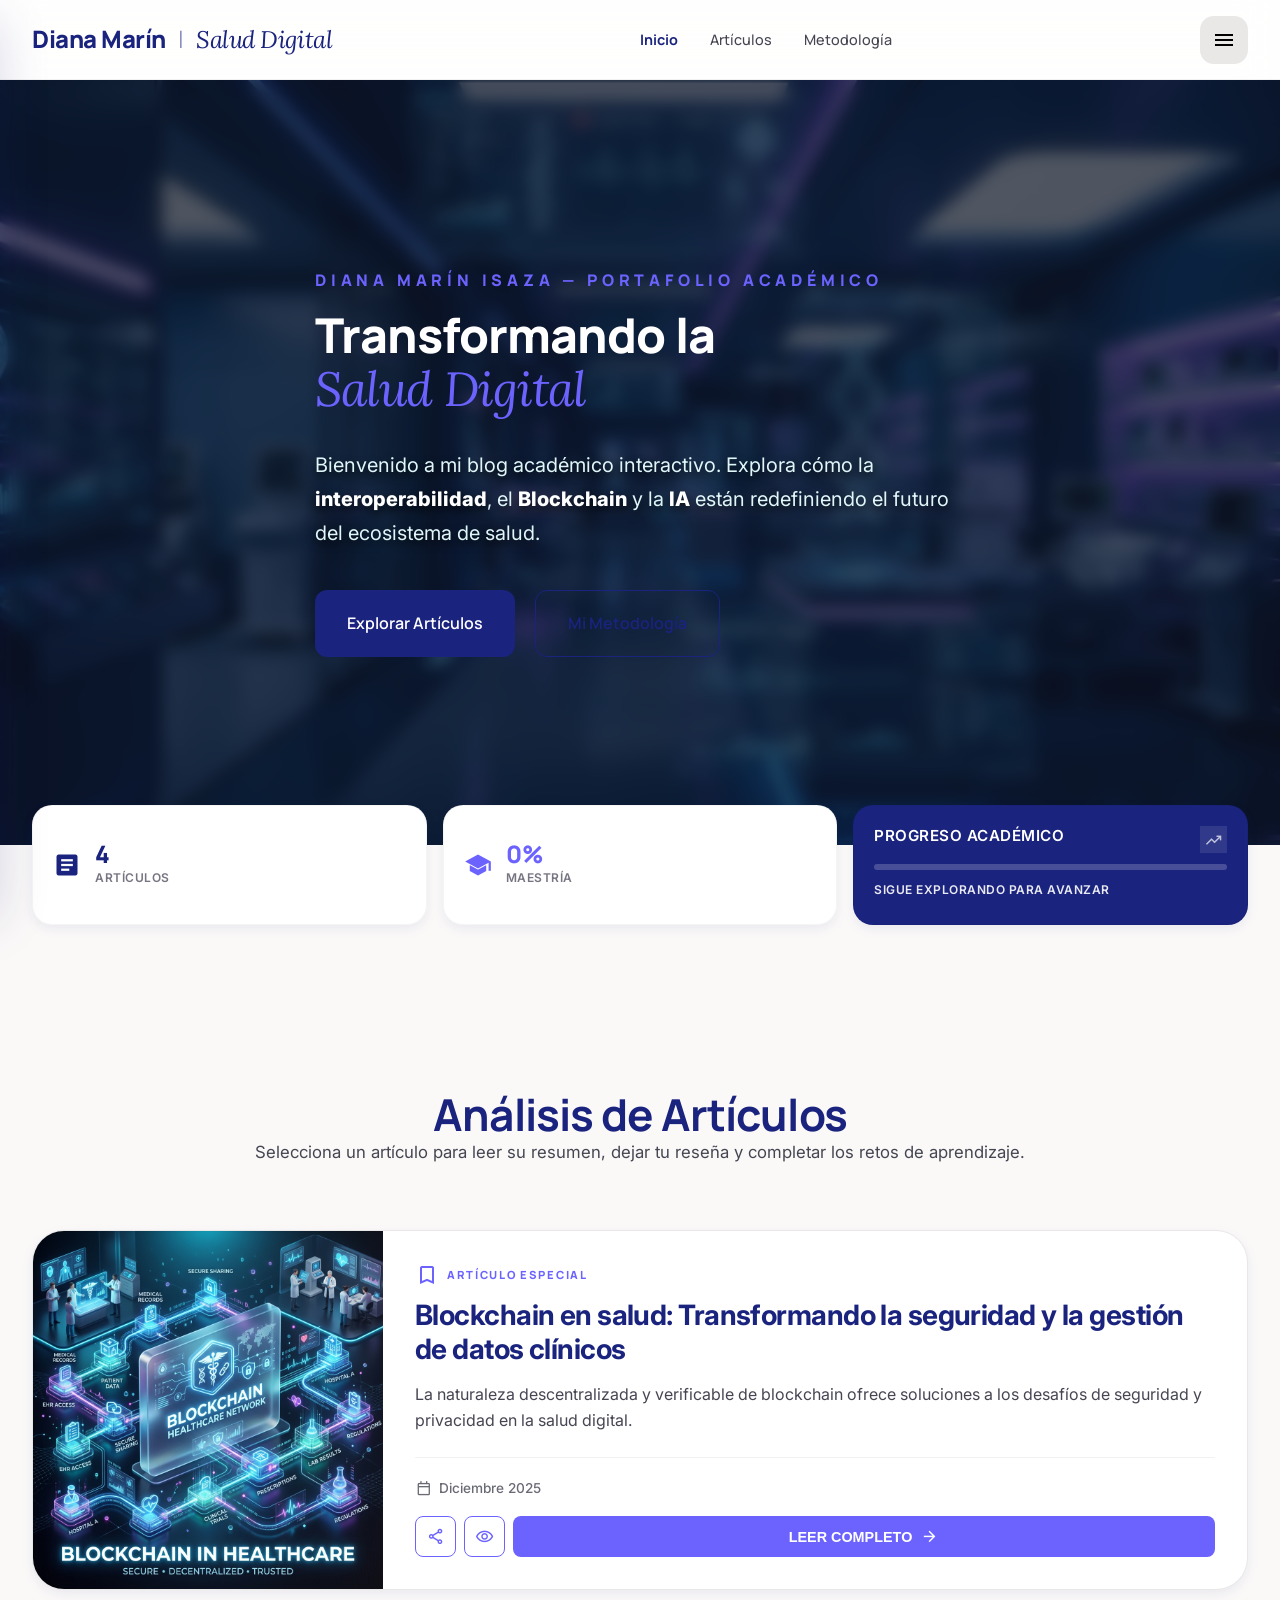
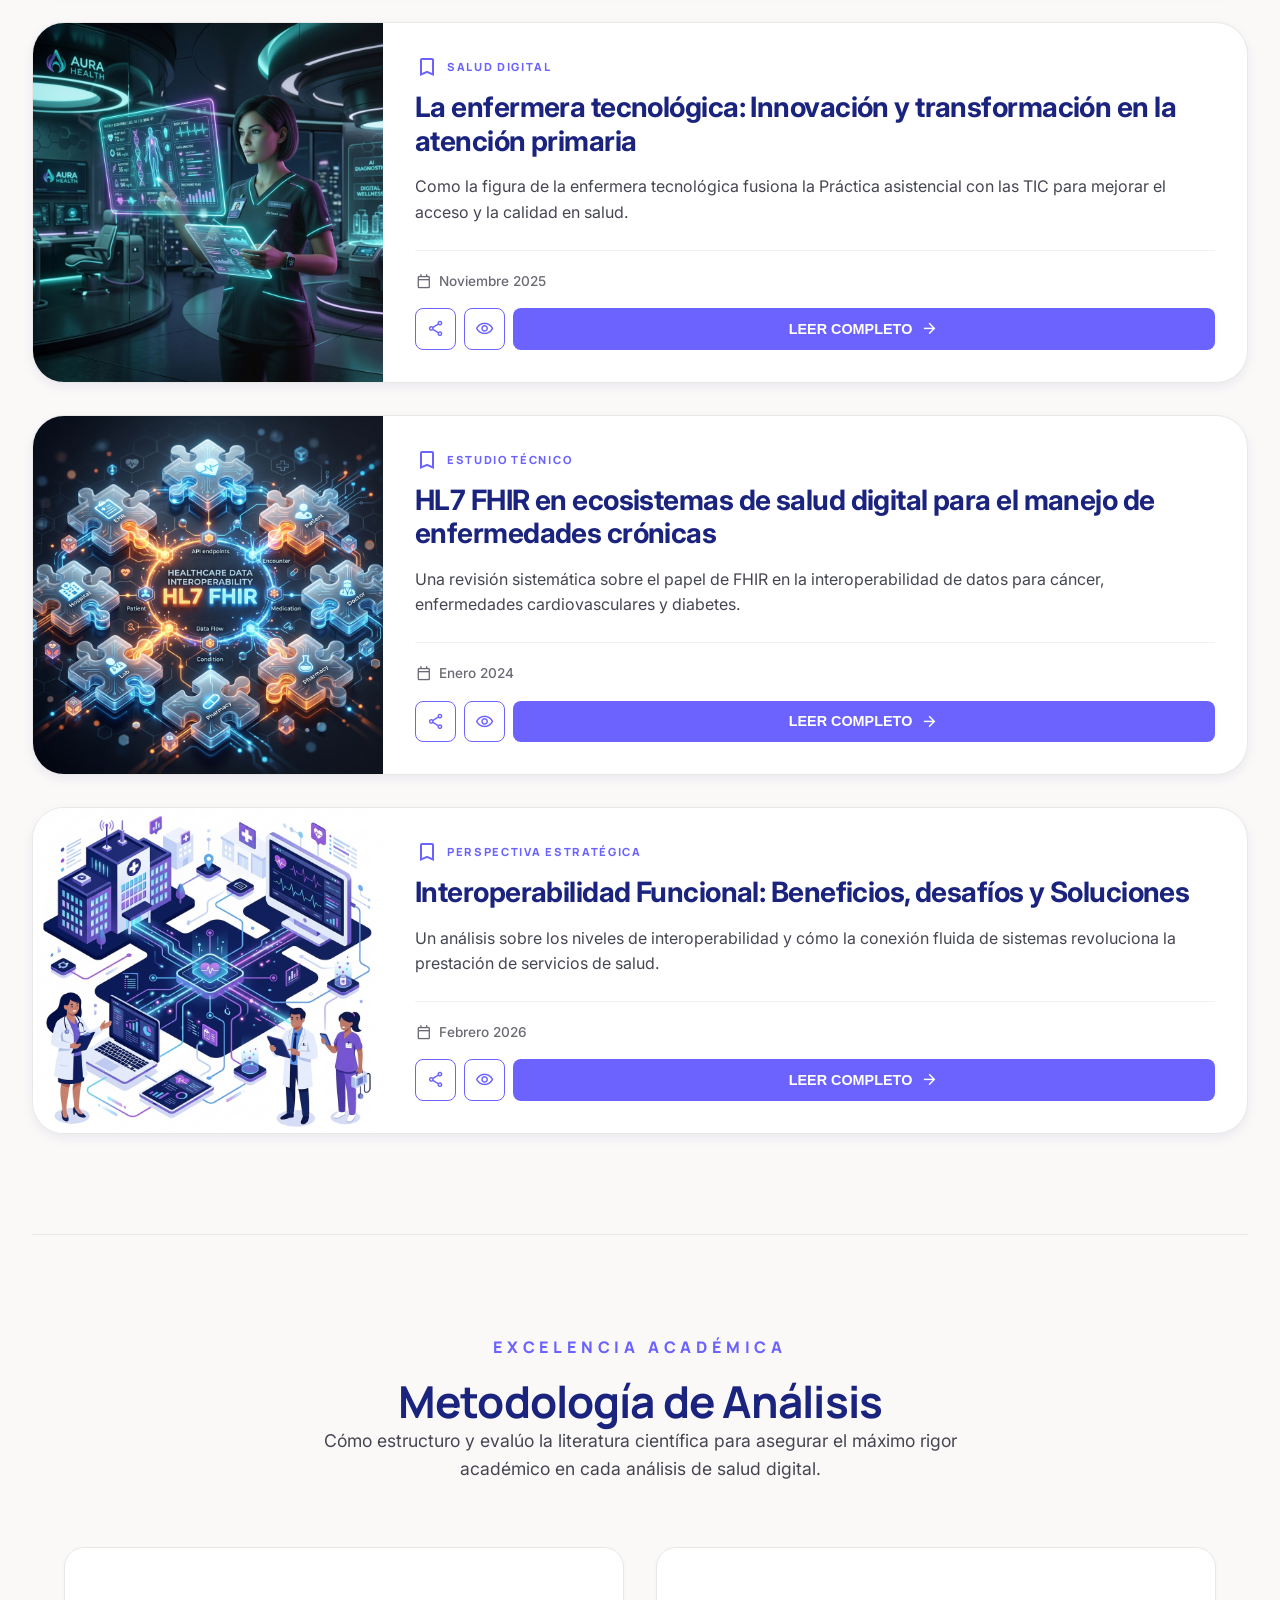
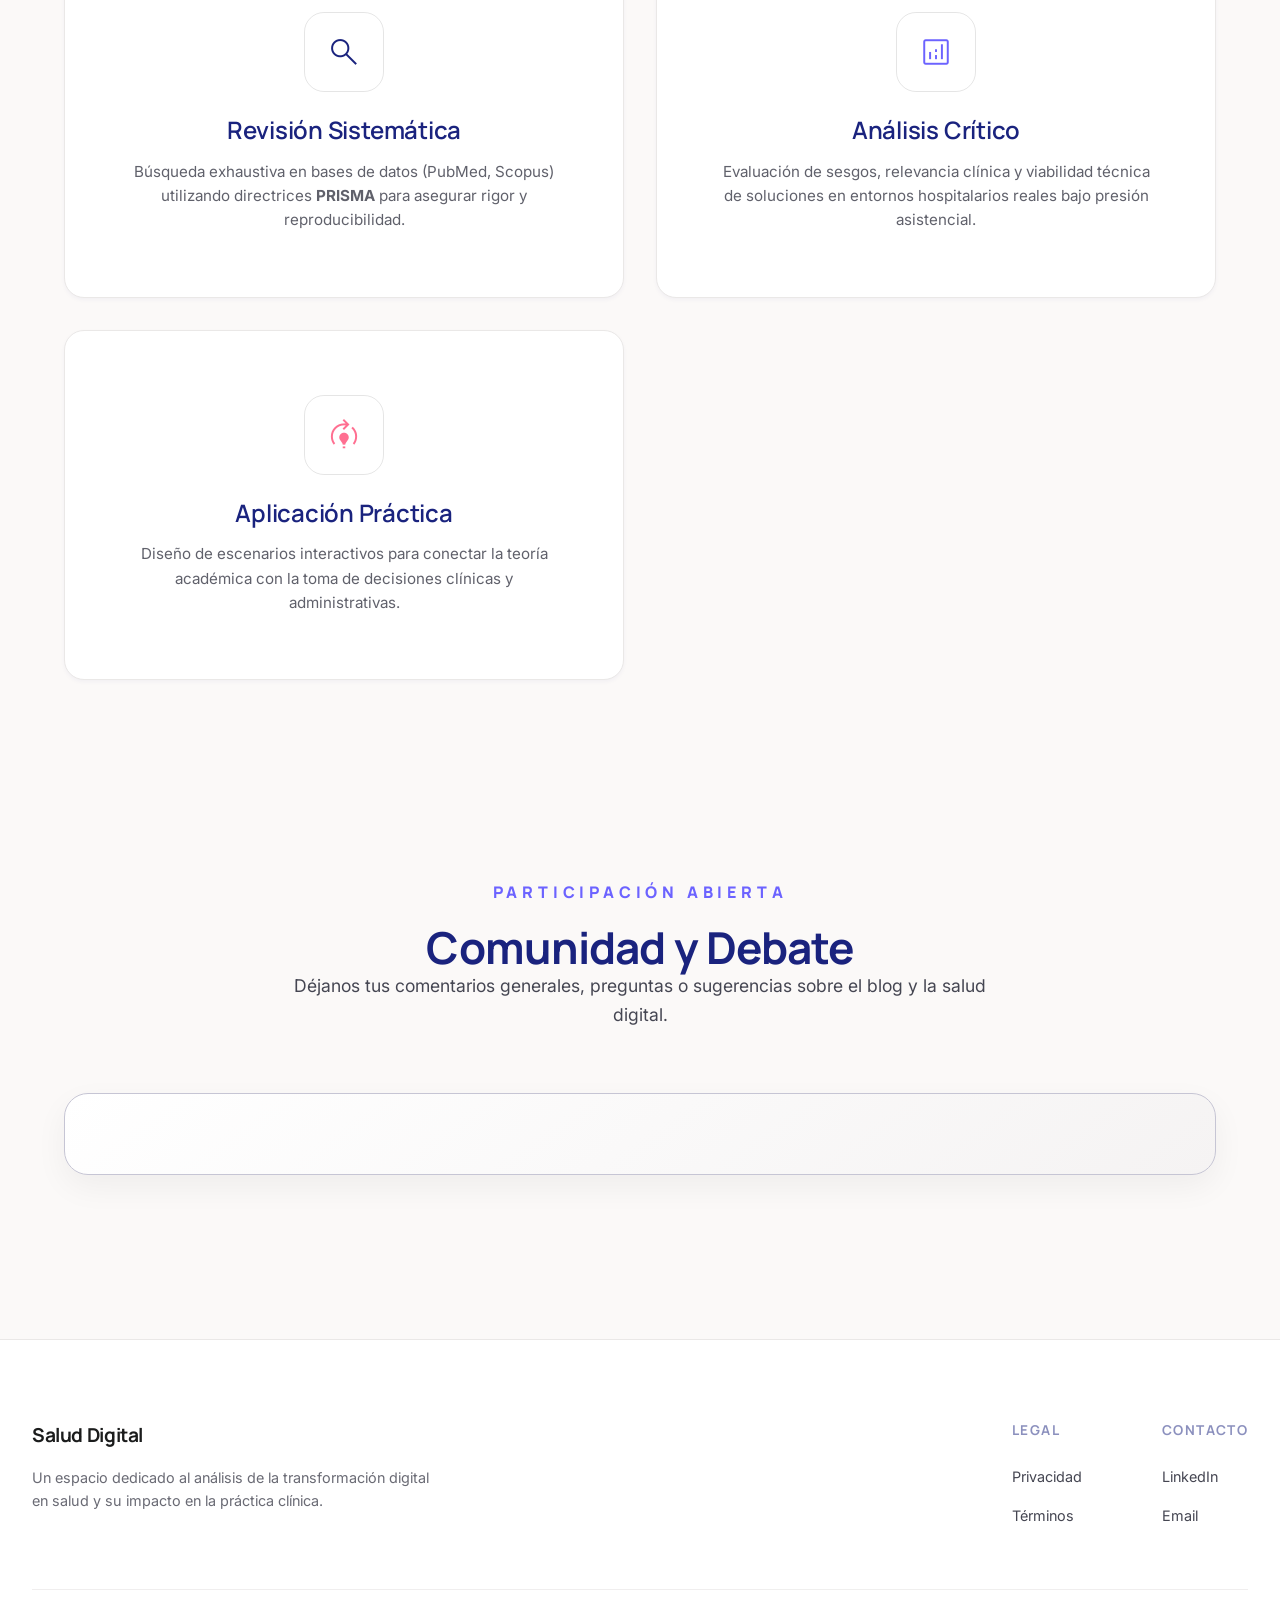
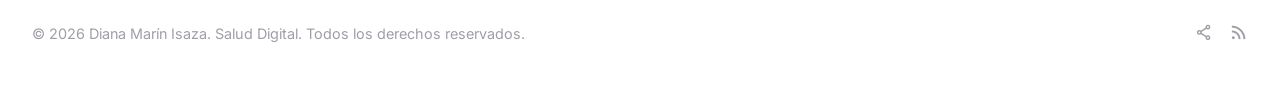
<file: index.html>
<!DOCTYPE html>
<html lang="es">

<head>
    <meta charset="utf-8">
    <meta name="viewport" content="width=device-width, initial-scale=1.0">
    <title>Salud Digital - Diana Marín Isaza</title>
    <meta name="description" content="Blog académico interactivo sobre salud digital, interoperabilidad, blockchain e IA en el ecosistema de salud.">
    <link href="https://fonts.googleapis.com/css2?family=Material+Symbols+Outlined:wght,FILL@300,0..1&display=swap"
        rel="stylesheet" />
    <link rel="icon" href="data:," />
    <link rel="stylesheet" href="styles.css">
</head>

<body>
    <!-- Sidebar Navigation -->
    <div class="sidebar-overlay" id="sidebarOverlay"></div>
    <aside class="sidebar" id="sidebar">
        <div class="sidebar-header">
            <button id="closeSidebarBtn" class="btn-icon" aria-label="Cerrar menú">
                <span class="material-symbols-outlined">close</span>
            </button>
        </div>
        <nav class="sidebar-nav">
            <a href="#inicio" class="sidebar-link">
                <span class="material-symbols-outlined">home</span> Inicio
            </a>
            <a href="#articulos" class="sidebar-link">
                <span class="material-symbols-outlined">article</span> Artículos
            </a>
            <a href="#metodologia" class="sidebar-link">
                <span class="material-symbols-outlined">psychology</span> Metodología
            </a>
            <a href="#" class="sidebar-link" id="openProfileSidebarBtn">
                <span class="material-symbols-outlined">account_circle</span> Mi Perfil
            </a>
        </nav>
        <div class="sidebar-user">
            <div class="sidebar-avatar">
                <span class="material-symbols-outlined">person</span>
            </div>
            <div>
                <p class="sidebar-user-name">Diana Marín</p>
                <p class="sidebar-user-role">Investigadora</p>
            </div>
        </div>
    </aside>

    <!-- Top Navigation -->
    <nav class="navbar">
        <div class="container navbar-content">
            <div class="navbar-brand">
                Diana Marín <span class="separator">|</span> <span class="subtitle">Salud Digital</span>
            </div>

            <div class="navbar-links hidden-mobile">
                <a href="#inicio" class="navbar-link active">Inicio</a>
                <a href="#articulos" class="navbar-link">Artículos</a>
                <a href="#metodologia" class="navbar-link">Metodología</a>
            </div>

            <div class="navbar-actions">
                <button id="openSidebarBtn" aria-label="Abrir menú">
                    <span class="material-symbols-outlined">menu</span>
                </button>
            </div>
        </div>
    </nav>

    <!-- Hero Section -->
    <header class="hero" id="inicio">
        <div class="hero-overlay"></div>
        <div class="container">
            <div class="hero-content">
                <span class="hero-subtitle">Diana Marín Isaza — Portafolio Académico</span>
                <h1 class="hero-title">
                    Transformando la<br><span class="italic-accent">Salud Digital</span>
                </h1>
                <p class="hero-description">
                    Bienvenido a mi blog académico interactivo. Explora cómo la <strong>interoperabilidad</strong>, el <strong>Blockchain</strong> y la <strong>IA</strong> están redefiniendo el futuro del ecosistema de salud.
                </p>
                <div class="hero-actions">
                    <a href="#articulos" class="btn-primary">Explorar Artículos</a>
                    <a href="#metodologia" class="btn-secondary">Mi Metodología</a>
                </div>
            </div>
        </div>
    </header>

    <section class="container stats-section">
        <div class="stats-strip">
            <div class="stat-chip">
                <span class="material-symbols-outlined filled stat-chip-icon primary">article</span>
                <div class="stat-chip-info">
                    <span class="stat-chip-number primary">4</span>
                    <span class="stat-chip-label">Artículos</span>
                </div>
            </div>
            <div class="stat-chip">
                <span class="material-symbols-outlined filled stat-chip-icon secondary">school</span>
                <div class="stat-chip-info">
                    <span class="stat-chip-number secondary" id="statsMastery">0%</span>
                    <span class="stat-chip-label">Maestría</span>
                </div>
            </div>
            <div class="stat-chip accent" style="flex-direction: column; align-items: stretch; gap: 8px; justify-content: center;">
                <div style="display: flex; justify-content: space-between; align-items: center;">
                    <span class="stat-chip-label light" style="font-weight: 600; font-size: 0.95em; color: white;">Progreso Académico</span>
                    <span class="material-symbols-outlined stat-chip-icon light" style="font-size: 1.2rem; padding: 4px; background: rgba(255,255,255,0.1);">trending_up</span>
                </div>
                <div class="progress-container" style="height: 6px; background: rgba(255,255,255,0.2); margin: 0; border-radius: 4px;">
                    <div class="progress-bar" id="masteryProgressBar" style="background: white; border-radius: 4px;"></div>
                </div>
                <span class="stat-chip-label light" style="font-size: 0.75em; opacity: 0.9; color: white;">Sigue explorando para avanzar</span>
            </div>
        </div>
    </section>

    <!-- Blog Feed Section -->
    <main class="container main-content">
        <section id="articulos">
            <div class="section-header">
                <h2>Análisis de Artículos</h2>
                <p>Selecciona un artículo para leer su resumen, dejar tu reseña y completar los retos de aprendizaje.</p>
            </div>
            <div class="blog-feed" id="articleList">
                <!-- Artículos inyectados por JS -->
            </div>
        </section>

        <!-- Metodología Section -->
        <section id="metodologia">
            <div class="container">
                <div class="section-header">
                    <span class="hero-subtitle">Excelencia Académica</span>
                    <h2>Metodología de Análisis</h2>
                    <p class="section-subtitle">Cómo estructuro y evalúo la literatura científica para asegurar el máximo rigor académico en cada análisis de salud digital.</p>
                </div>

                <div class="bento-grid">
                    <!-- Step 1 -->
                    <div class="methodology-step">
                        <div class="step-icon-box step-icon-primary">
                            <span class="material-symbols-outlined">search</span>
                        </div>
                        <h4>Revisión Sistemática</h4>
                        <p>Búsqueda exhaustiva en bases de datos (PubMed, Scopus) utilizando directrices <strong>PRISMA</strong> para asegurar rigor y reproducibilidad.</p>
                    </div>
                    <!-- Step 2 -->
                    <div class="methodology-step">
                        <div class="step-icon-box step-icon-secondary">
                            <span class="material-symbols-outlined">analytics</span>
                        </div>
                        <h4>Análisis Crítico</h4>
                        <p>Evaluación de sesgos, relevancia clínica y viabilidad técnica de soluciones en entornos hospitalarios reales bajo presión asistencial.</p>
                    </div>
                    <!-- Step 3 -->
                    <div class="methodology-step">
                        <div class="step-icon-box step-icon-tertiary">
                            <span class="material-symbols-outlined">model_training</span>
                        </div>
                        <h4>Aplicación Práctica</h4>
                        <p>Diseño de escenarios interactivos para conectar la teoría académica con la toma de decisiones clínicas y administrativas.</p>
                    </div>
                </div>
            </div>
        </section>

        <!-- Comunidad / Comentarios Generales Section -->
        <section id="comunidad" style="margin-top: 64px;">
            <div class="container">
                <div class="section-header">
                    <span class="hero-subtitle">Participación Abierta</span>
                    <h2>Comunidad y Debate</h2>
                    <p class="section-subtitle">Déjanos tus comentarios generales, preguntas o sugerencias sobre el blog y la salud digital.</p>
                </div>
                <div class="bento-card" style="background: linear-gradient(145deg, var(--surface-container-lowest), var(--surface-container-low)); border-radius: 24px; border: 1px solid var(--outline-variant); box-shadow: 0 12px 32px rgba(0,0,0,0.05); padding: 40px;">
                    <div id="disqus_thread"></div>
                    <noscript>Por favor, activa JavaScript para ver los <a href="https://disqus.com/?ref_noscript">comentarios proporcionados por Disqus.</a></noscript>
                </div>
            </div>
        </section>
    </main>

    <!-- Footer -->
    <footer class="site-footer">
        <div class="container">
            <div class="footer-main">
                <div class="footer-brand-area">
                    <div class="navbar-brand">Salud Digital</div>
                    <p>Un espacio dedicado al análisis de la transformación digital en salud y su impacto en la práctica clínica.</p>
                </div>
                <div class="footer-nav">
                    <div class="footer-col">
                        <span class="footer-col-title">Legal</span>
                        <a href="#" class="footer-link">Privacidad</a>
                        <a href="#" class="footer-link">Términos</a>
                    </div>
                    <div class="footer-col">
                        <span class="footer-col-title">Contacto</span>
                        <a href="#" class="footer-link">LinkedIn</a>
                        <a href="#" class="footer-link">Email</a>
                    </div>
                </div>
            </div>
            <div class="footer-bottom">
                <div class="footer-text">
                    © 2026 Diana Marín Isaza. Salud Digital. Todos los derechos reservados.
                </div>
                <div class="footer-social">
                    <span class="material-symbols-outlined">share</span>
                    <span class="material-symbols-outlined">rss_feed</span>
                </div>
            </div>
        </div>
    </footer>

    <!-- Modal for Article Analysis -->
    <div class="modal-overlay" id="articleModal">
        <div class="modal-container">
            <div class="modal-header">
                <div class="modal-title-area">
                    <span class="article-tag" id="modalTag">Categoría</span>
                    <h2 id="modalTitle">Título del Artículo</h2>
                </div>
                <button class="btn-close" id="closeModalBtn" aria-label="Cerrar modal">
                    <span class="material-symbols-outlined">close</span>
                </button>
            </div>

            <div class="modal-body">
                <!-- Sidebar Navigation -->
                <aside class="modal-sidebar">
                    <nav class="tab-nav" id="modalTabs">
                        <button class="tab-btn active" data-tab="resumen">
                            <span class="material-symbols-outlined">subject</span> Resumen
                        </button>
                        <button class="tab-btn" data-tab="lectura">
                            <span class="material-symbols-outlined">menu_book</span> Lectura Completa
                        </button>
                        <button class="tab-btn" data-tab="analisis">
                            <span class="material-symbols-outlined">analytics</span> Análisis Crítico
                        </button>
                        <button class="tab-btn" data-tab="reto">
                            <span class="material-symbols-outlined">extension</span> Reto Interactivo
                        </button>
                    </nav>
                </aside>

                <!-- Content Area -->
                <main class="modal-content-area">
                    <!-- Tab: Resumen -->
                    <div class="tab-pane active" id="pane-resumen">
                        <div class="bento-grid">
                            <div class="bento-card bento-full">
                                <h4><span class="material-symbols-outlined">auto_stories</span> Resumen Ejecutivo</h4>
                                <div id="content-resumen"></div>
                            </div>
                        </div>
                    </div>

                    <!-- Tab: Lectura Completa -->
                    <div class="tab-pane" id="pane-lectura">
                        <div class="bento-grid">
                            <div class="bento-card bento-full">
                                <h4><span class="material-symbols-outlined">article</span> Artículo Completo</h4>
                                <div id="content-lectura" class="article-body"></div>
                            </div>
                        </div>
                    </div>

                    <!-- Tab: Análisis -->
                    <div class="tab-pane" id="pane-analisis">
                        <div class="bento-grid">
                            <div class="bento-card bento-full">
                                <h4><span class="material-symbols-outlined">insights</span> Puntos Clave</h4>
                                <div id="content-analisis"></div>
                            </div>
                        </div>
                    </div>

                    <!-- Tab: Reto -->
                    <div class="tab-pane" id="pane-reto">
                        <div class="bento-card bento-full">
                            <h4><span class="material-symbols-outlined">psychology</span> Evalúa tu comprensión</h4>
                            <p class="tab-description">Completa este ejercicio práctico para demostrar tu dominio sobre el tema y aumentar tu porcentaje de maestría.</p>
                            <div id="content-reto"></div>
                        </div>
                    </div>
                </main>
            </div>
        </div>
    </div>

    <!-- Profile Modal -->
    <div class="modal-overlay profile-modal" id="profileModal">
        <div class="modal-container">
            <div class="modal-header">
                <div class="modal-title-area">
                    <h2>Perfil Académico</h2>
                </div>
                <button class="btn-close" id="closeProfileBtn" aria-label="Cerrar modal">
                    <span class="material-symbols-outlined">close</span>
                </button>
            </div>
            <div class="modal-body profile-body">
                <div class="profile-info">
                    <img src="assets/profile.png" alt="Diana Marín Isaza" class="profile-avatar">
                    <h3 class="profile-name">Diana Marín Isaza</h3>
                    <p class="profile-role">Investigadora en Salud Digital</p>
                    <p class="profile-bio">
                        Estudiante de Gerencia de Sistemas de Información en Salud. Dedicada al análisis de cómo la telemedicina y las herramientas digitales transforman la atención clínica y mejoran la calidad de vida.
                    </p>
                    <div class="profile-stats-badge">
                        Progreso General: <span id="profileMastery">0%</span>
                    </div>
                </div>

                <div class="bento-card">
                    <h4><span class="material-symbols-outlined">history_edu</span> Retos Completados</h4>
                    <ul id="completedChallengesList" class="challenges-list">
                        <!-- Inyectado por JS -->
                    </ul>
                </div>

                <div class="profile-actions">
                    <button class="btn-danger" id="resetProgressBtn">Reiniciar Progreso</button>
                </div>
            </div>
        </div>
    </div>

    <!-- Application Logic -->
    <script src="app.js"></script>
    <script>
        window.disqus_config = function () {
            this.page.url = window.location.href.split('#')[0];
            this.page.identifier = 'home';
        };
        (function() {
            var d = document, s = d.createElement('script');
            s.src = 'https://blog-saludweb.disqus.com/embed.js';
            s.setAttribute('data-timestamp', +new Date());
            (d.head || d.body).appendChild(s);
        })();
    </script>
</body>

</html>
</file>
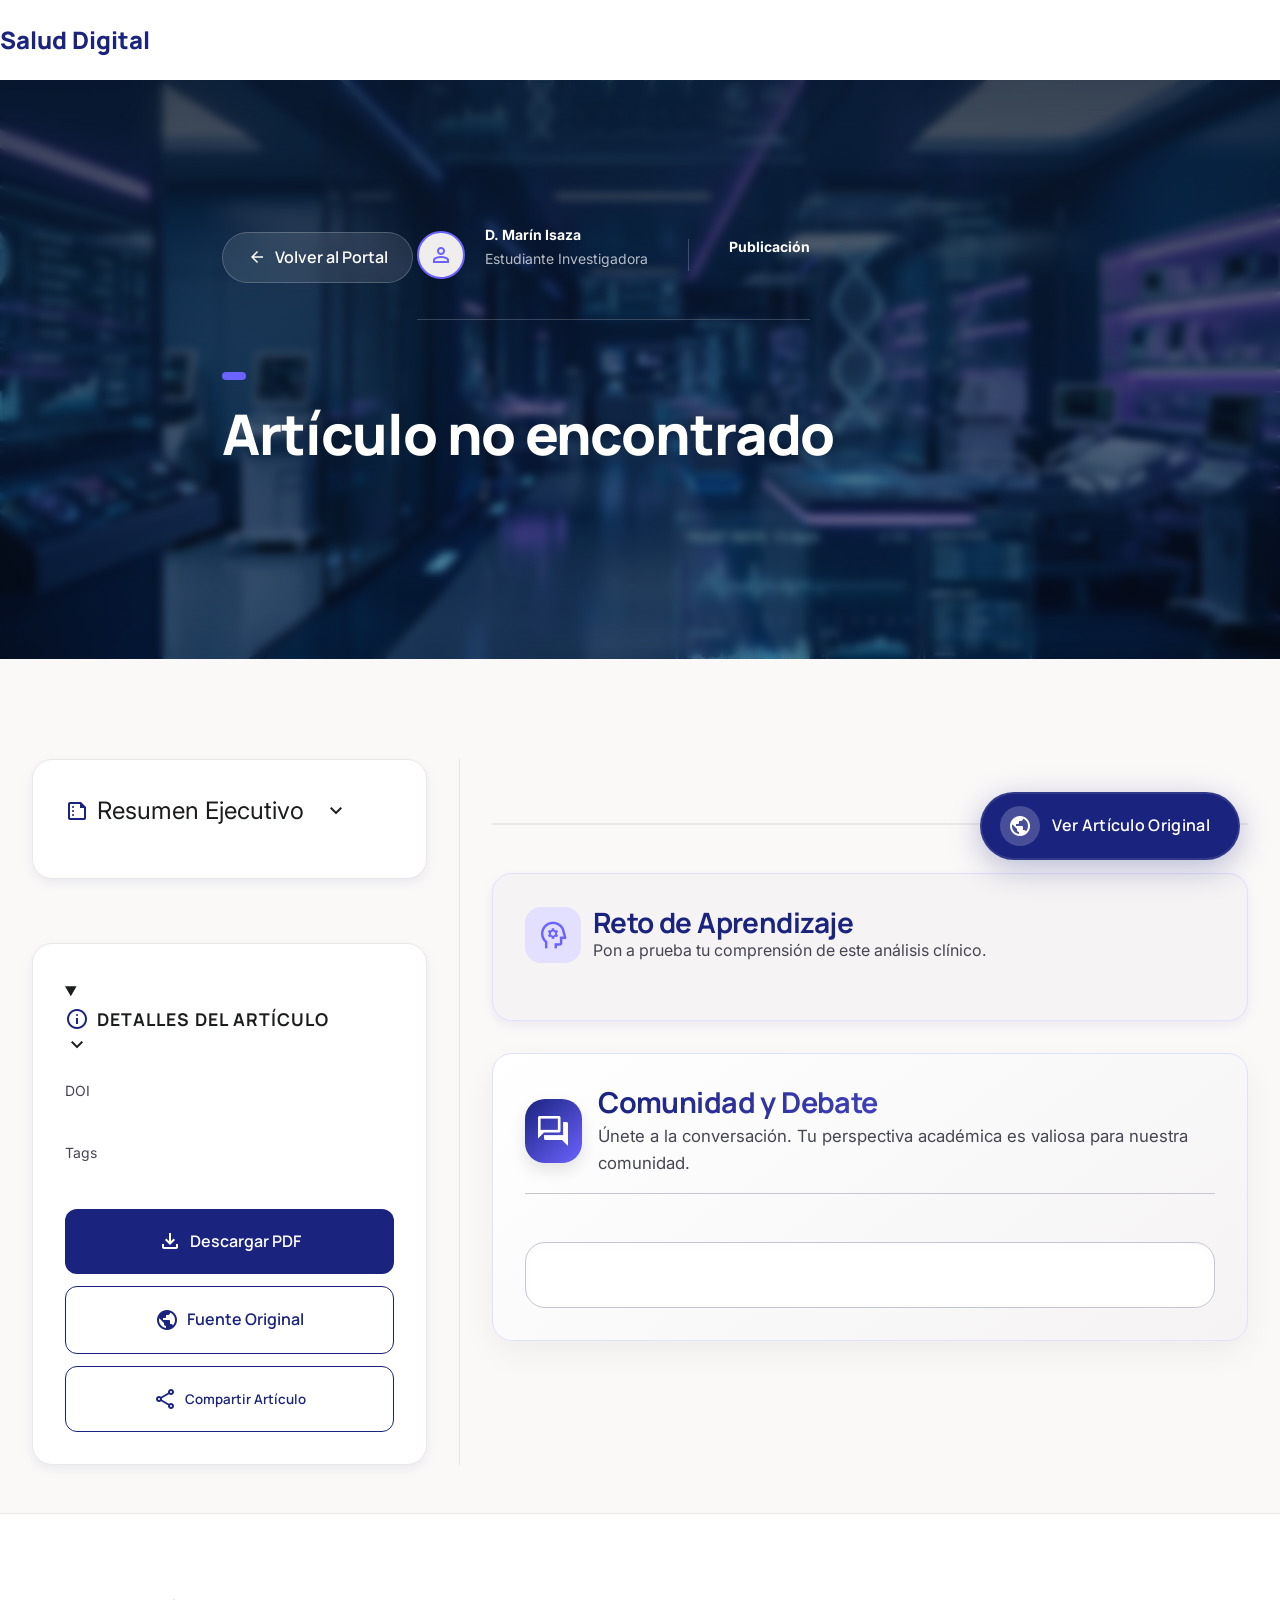
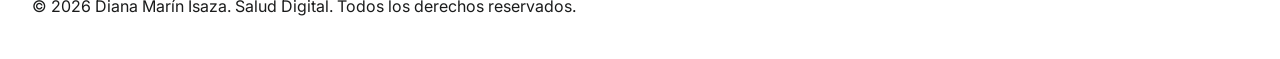
<file: article.html>
<!DOCTYPE html>
<html lang="es">

<head>
    <meta charset="UTF-8">
    <meta name="viewport" content="width=device-width, initial-scale=1.0">
    <title>Salud Digital - Artículo Completo</title>
    <!-- Usamos nuestros estilos personalizados con la nueva paleta de colores -->
    <link rel="stylesheet" href="styles.css">
    <link
        href="https://fonts.googleapis.com/css2?family=Inter:wght@400;500;600&family=Manrope:wght@500;600;700;800&display=swap"
        rel="stylesheet">
    <link href="https://fonts.googleapis.com/css2?family=Material+Symbols+Outlined:wght,FILL@100..700,0..1&display=swap"
        rel="stylesheet">
</head>

<body style="background: var(--background);">

    <!-- Top Navigation -->
    <nav class="navbar"
        style="position: sticky; top: 0; z-index: 1000; background: rgba(255,255,255,0.9); backdrop-filter: blur(10px); border-bottom: 1px solid var(--surface-variant);">
        <div class="container navbar-content"
            style="display: flex; justify-content: space-between; align-items: center; padding: 1rem 0;">
            <a href="index.html" class="brand"
                style="font-family: var(--font-h1); font-weight: 800; font-size: 1.5rem; color: var(--primary); text-decoration: none;">Salud
                Digital</a>
        </div>
    </nav>

    <main class="w-full pb-xl">
        <!-- Hero Header -->
        <header class="reader-hero" id="readerHero" style="background: url('assets/hero_bg.png') center/cover no-repeat; min-height: 50vh; position: relative;">
            <div class="hero-overlay" style="position: absolute; inset: 0; background: linear-gradient(180deg, rgba(10, 25, 47, 0.8) 0%, rgba(10, 25, 47, 0.4) 100%); backdrop-filter: blur(4px);"></div>
            <div class="hero-content container" style="position: relative; z-index: 10; padding-top: 120px; padding-bottom: 60px;">
                <a href="index.html" class="btn-secondary" id="backToHomeBtn"
                    style="margin-bottom: var(--space-md); display: inline-flex; align-items: center; gap: 8px; background: rgba(255,255,255,0.1); backdrop-filter: blur(12px); border: 1px solid rgba(255,255,255,0.2); color: white; padding: 12px 24px; border-radius: 99px; font-weight: 600; text-decoration: none; transition: all 0.3s ease;">
                    <span class="material-symbols-outlined" style="font-size: 20px;">arrow_back</span> Volver al Portal
                </a>
                <div class="hero-meta-row" style="margin-top: 24px;">
                    <div class="hero-meta-item">
                        <div class="hero-avatar" style="border: 2px solid var(--secondary);">
                            <span class="material-symbols-outlined" style="color: var(--secondary);">person</span>
                        </div>
                        <div>
                            <p class="hero-meta-label" style="color: white; font-weight: 700;">D. Marín Isaza</p>
                            <p class="hero-meta-value" style="color: rgba(255,255,255,0.7);">Estudiante Investigadora</p>
                        </div>
                    </div>
                    <div class="hero-meta-divider" style="background: rgba(255,255,255,0.2);"></div>
                    <div class="hero-meta-item">
                        <div>
                            <p class="hero-meta-label" style="color: white; font-weight: 700;">Publicación</p>
                            <p class="hero-meta-value" id="readerDate" style="color: rgba(255,255,255,0.7);"></p>
                        </div>
                    </div>
                </div>
                <div class="hero-tags" style="margin-top: 20px;">
                    <span class="hero-tag" id="readerTag" style="background: var(--secondary); border: none; font-weight: 700;"></span>
                </div>
                <h1 class="hero-title" id="readerTitle" style="font-size: 3.5rem; color: white; margin-top: 16px; line-height: 1.2;">Cargando artículo...</h1>
            </div>
        </header>

        <!-- Content Area -->
        <div class="reader-container container">
            <!-- Sidebar -->
            <aside class="reader-sidebar">
                <!-- Abstract Section -->
                <!-- Abstract Section -->
                <details class="bento-card sidebar-card abstract-card sidebar-block" open>
                    <summary class="sidebar-card-title" style="margin-bottom: 0;">
                        <div style="display: flex; align-items: center; gap: 8px;">
                            <span class="material-symbols-outlined text-primary">summarize</span>
                            Resumen Ejecutivo
                        </div>
                        <span class="material-symbols-outlined expand-icon">expand_more</span>
                    </summary>
                    <p class="sidebar-card-text" id="readerExcerpt" style="margin-top: 16px;"></p>
                </details>

                <!-- Detalles -->
                <details class="bento-card sidebar-card details-card sidebar-block" open>
                    <summary class="details-title" style="margin-bottom: 0; font-family: var(--font-h1); font-weight: 700; font-size: 1.1rem; color: var(--on-surface);">
                        <div style="display: flex; align-items: center; gap: 8px;">
                            <span class="material-symbols-outlined text-primary">info</span>
                            Detalles del Artículo
                        </div>
                        <span class="material-symbols-outlined expand-icon">expand_more</span>
                    </summary>
                    <div style="margin-top: 16px;">
                        <div class="details-section">
                            <p class="details-label">DOI</p>
                            <p class="details-value" id="readerDoi"></p>
                        </div>
                        <hr class="details-divider">
                        <div class="details-section">
                            <p class="details-label">Tags</p>
                            <div class="details-tags" id="readerTagsContainer"></div>
                        </div>
                        <hr class="details-divider">
                        <div class="details-actions">
                            <a href="#" id="readerPdfBtn" download class="btn-primary"
                                style="margin-bottom: 12px; text-decoration: none; display: flex; align-items: center; justify-content: center; gap: 8px; width: 100%;">
                                <span class="material-symbols-outlined">download</span> Descargar PDF
                            </a>
                            <a href="#" id="readerSourceBtn" target="_blank" class="btn-secondary"
                                style="margin-bottom: 12px; text-decoration: none; display: flex; align-items: center; justify-content: center; gap: 8px; width: 100%;">
                                <span class="material-symbols-outlined">public</span> Fuente Original
                            </a>
                            <button class="btn-secondary" onclick="alert('Enlace copiado al portapapeles')"
                                style="width: 100%; display: flex; justify-content: center; align-items: center; gap: 8px;">
                                <span class="material-symbols-outlined">share</span> Compartir Artículo
                            </button>
                        </div>
                    </div>
                </details>
            </aside>

            <!-- Main Article Content -->
            <article class="reader-main">
                <div id="readerContent" class="article-full-text"></div>
                
                <!-- Direct Challenge Section -->
                <div id="directChallengeContainer" style="margin-top: 64px; border-top: 2px solid var(--surface-container-high); padding-top: 48px;">
                    <div class="bento-card" style="border: 1px solid var(--secondary-container); background: var(--surface-container-low);">
                        <div style="display: flex; align-items: center; gap: 12px; margin-bottom: 24px;">
                            <div style="width: 56px; height: 56px; background: var(--secondary-container); border-radius: 16px; display: flex; align-items: center; justify-content: center;">
                                <span class="material-symbols-outlined" style="color: var(--secondary); font-size: 32px;">psychology</span>
                            </div>
                            <div>
                                <h3 style="margin: 0; font-size: 1.75rem;">Reto de Aprendizaje</h3>
                                <p style="margin: 0; font-size: 1rem; color: var(--on-surface-variant);">Pon a prueba tu comprensión de este análisis clínico.</p>
                            </div>
                        </div>
                        <div id="content-reto-directo"></div>
                    </div>
                </div>

                <!-- Review Section -->
                <div id="directReviewContainer" style="margin-top: 32px; margin-bottom: 64px;">
                    <div class="bento-card" style="border: 1px solid var(--primary-container); background: linear-gradient(145deg, var(--surface-container-lowest), var(--surface-container-low)); box-shadow: 0 12px 32px rgba(0,0,0,0.05);">
                        <div style="display: flex; align-items: center; gap: 16px; margin-bottom: 24px; padding-bottom: 16px; border-bottom: 1px solid var(--outline-variant);">
                            <div style="width: 64px; height: 64px; background: linear-gradient(135deg, var(--primary), var(--secondary)); border-radius: 20px; display: flex; align-items: center; justify-content: center; box-shadow: 0 8px 16px rgba(0,0,0,0.1);">
                                <span class="material-symbols-outlined" style="color: white; font-size: 36px;">forum</span>
                            </div>
                            <div>
                                <h3 style="margin: 0; font-size: 1.8rem; font-family: var(--font-h1); background: linear-gradient(to right, var(--primary), var(--secondary)); -webkit-background-clip: text; background-clip: text; -webkit-text-fill-color: transparent;">Comunidad y Debate</h3>
                                <p style="margin: 4px 0 0 0; font-size: 1.05rem; color: var(--on-surface-variant);">Únete a la conversación. Tu perspectiva académica es valiosa para nuestra comunidad.</p>
                            </div>
                        </div>
                        <div style="margin-top: 24px; padding: 32px; background: white; border-radius: 20px; border: 1px solid var(--outline-variant); box-shadow: inset 0 2px 10px rgba(0,0,0,0.02);">
                            <div id="disqus_thread"></div>
                            <noscript>Por favor, activa JavaScript para ver los <a href="https://disqus.com/?ref_noscript">comentarios proporcionados por Disqus.</a></noscript>
                        </div>
                    </div>
                </div>
            </article>
        </div>

        <!-- Botón para ir a la fuente original -->
        <a id="floatingOriginalUrlBtn" href="#" target="_blank" class="btn-primary floating-analytics-btn premium-btn" style="background: var(--primary); border: 2px solid rgba(255,255,255,0.1); backdrop-filter: blur(10px); text-decoration: none;">
            <div class="btn-icon-wrapper">
                <span class="material-symbols-outlined">public</span>
            </div>
            <span class="btn-text">Ver Artículo Original</span>
            <div class="btn-shine"></div>
        </a>
    </main>

    <footer class="site-footer" style="margin-top: 48px;">
        <div class="container footer-content">
            <div class="footer-text">
                © 2026 Diana Marín Isaza. Salud Digital. Todos los derechos reservados.
            </div>
        </div>
    </footer>

    <!-- Modal for Article Analysis -->
    <div class="modal-overlay" id="articleModal">
        <div class="modal-container">
            <div class="modal-header" style="background: var(--surface-container-low); padding: 24px 32px;">
                <div class="modal-title-area">
                    <span class="hero-tag" id="modalTag" style="background: var(--primary); color: white; margin-bottom: 8px; display: inline-block;">Categoría</span>
                    <h2 id="modalTitle" style="font-family: var(--font-h1); font-size: 1.75rem; color: var(--on-surface);">Título del Artículo</h2>
                </div>
                <button class="btn-close" id="closeModalBtn" aria-label="Cerrar modal" style="background: var(--surface-container-high); width: 40px; height: 40px;">
                    <span class="material-symbols-outlined">close</span>
                </button>
            </div>

            <div class="modal-body">
                <aside class="modal-sidebar" style="background: var(--surface-container-lowest); border-right: 1px solid var(--surface-container-high); padding: 24px;">
                    <p style="font-family: var(--font-label-sm); font-size: 12px; color: var(--outline); text-transform: uppercase; letter-spacing: 1px; margin-bottom: 16px;">Navegación del Análisis</p>
                    <nav class="tab-nav" id="modalTabs">
                        <button class="tab-btn active" data-tab="resumen">
                            <span class="material-symbols-outlined">menu_book</span> Resumen Crítico
                        </button>
                        <button class="tab-btn" data-tab="analisis">
                            <span class="material-symbols-outlined">analytics</span> Análisis Técnico
                        </button>
                        <button class="tab-btn" data-tab="reto">
                            <span class="material-symbols-outlined">extension</span> Reto Académico
                        </button>
                    </nav>

                    <div style="margin-top: auto; padding-top: 24px; border-top: 1px solid var(--surface-container-high);">
                        <div style="display: flex; align-items: center; gap: 12px; color: var(--on-surface-variant);">
                            <span class="material-symbols-outlined" style="font-size: 20px;">verified_user</span>
                            <span style="font-size: 0.85rem; font-weight: 500;">Espacio Asegurado</span>
                        </div>
                    </div>
                </aside>

                <main class="modal-content-area" style="background: white; padding: 40px;">
                    <div class="tab-pane active" id="pane-resumen">
                        <div style="max-width: 800px;">
                            <div style="display: flex; align-items: center; gap: 12px; margin-bottom: 24px; color: var(--primary);">
                                <span class="material-symbols-outlined" style="font-size: 32px;">format_quote</span>
                                <h3 style="margin: 0; font-size: 1.5rem; font-family: var(--font-h1);">Resumen Ejecutivo</h3>
                            </div>
                            <div id="content-resumen" class="article-full-text" style="font-size: 1.1rem; line-height: 1.8;"></div>
                        </div>
                    </div>

                    <div class="tab-pane" id="pane-analisis">
                        <div style="max-width: 800px;">
                            <div style="display: flex; align-items: center; gap: 12px; margin-bottom: 24px; color: var(--primary);">
                                <span class="material-symbols-outlined" style="font-size: 32px;">biotech</span>
                                <h3 style="margin: 0; font-size: 1.5rem; font-family: var(--font-h1);">Análisis de Rigor Técnico</h3>
                            </div>
                            <div id="content-analisis" class="article-full-text" style="font-size: 1.1rem; line-height: 1.8;"></div>
                        </div>
                    </div>

                    <div class="tab-pane" id="pane-reto">
                        <div style="max-width: 800px;">
                             <div style="display: flex; align-items: center; gap: 12px; margin-bottom: 32px;">
                                <div style="width: 56px; height: 56px; background: var(--secondary-container); border-radius: 16px; display: flex; align-items: center; justify-content: center;">
                                    <span class="material-symbols-outlined" style="color: var(--secondary); font-size: 32px;">psychology</span>
                                </div>
                                <div>
                                    <h3 style="margin: 0; font-size: 1.5rem; font-family: var(--font-h1);">Reto de Aprendizaje</h3>
                                    <p style="margin: 0; color: var(--on-surface-variant);">Evalúa tu comprensión de este estudio científico.</p>
                                </div>
                            </div>
                            <div id="content-reto"></div>
                        </div>
                    </div>
                </main>
            </div>
        </div>
    </div>

    <!-- Invitation to Challenge/Review at the end of article -->


    </div>

    <!-- Script to load data and populate -->
    <script src="app.js"></script>
    <script>
        document.addEventListener('DOMContentLoaded', () => {
            const urlParams = new URLSearchParams(window.location.search);
            const artId = urlParams.get('id');
            const article = articles.find(a => a.id === artId);

            if (article) {
                currentArticleId = article.id; // Sincronizar con app.js
                // Populate Reader
                const hero = document.getElementById('readerHero');
                if (hero && article.headerImage) {
                    hero.style.backgroundImage = 'url(' + article.headerImage + ')';
                }
                document.getElementById('readerTag').textContent = article.tag;
                document.getElementById('readerTitle').textContent = article.title;
                document.getElementById('readerDate').textContent = article.date;
                document.getElementById('readerExcerpt').textContent = article.excerpt;
                document.getElementById('readerDoi').textContent = article.doi || 'N/A';

                const pdfBtn = document.getElementById('readerPdfBtn');
                if (pdfBtn && article.pdfPath) {
                    pdfBtn.href = article.pdfPath;
                }

                const sourceBtn = document.getElementById('readerSourceBtn');
                if (sourceBtn && article.sourceUrl) {
                    sourceBtn.href = article.sourceUrl;
                } else if (sourceBtn) {
                    sourceBtn.style.display = 'none';
                }

                const tagsContainer = document.getElementById('readerTagsContainer');
                if (tagsContainer && article.tags) {
                    article.tags.forEach(t => {
                        const span = document.createElement('span');
                        span.className = 'detail-tag';
                        span.textContent = t;
                        tagsContainer.appendChild(span);
                    });
                }

                document.getElementById('readerContent').innerHTML = article.content.fullText;

                // --- Direct Content Rendering ---
                renderChallenge(article, 'content-reto-directo');
                
                // --- Disqus Integration ---
                window.disqus_config = function () {
                    this.page.url = window.location.href.split('#')[0];
                    this.page.identifier = currentArticleId;
                };
                (function() {
                    var d = document, s = d.createElement('script');
                    s.src = 'https://blog-saludweb.disqus.com/embed.js';
                    s.setAttribute('data-timestamp', +new Date());
                    (d.head || d.body).appendChild(s);
                })();

                const floatingOriginalUrlBtn = document.getElementById('floatingOriginalUrlBtn');
                if (floatingOriginalUrlBtn && article.pdfPath) {
                    floatingOriginalUrlBtn.href = article.pdfPath;
                } else if (floatingOriginalUrlBtn) {
                    floatingOriginalUrlBtn.style.display = 'none';
                }

                // Set page title
                document.title = "Salud Digital - " + article.title;
            } else {
                document.getElementById('readerTitle').textContent = "Artículo no encontrado";
            }
        });
    </script>
    
    <style>
        /* Premium Floating Button Styles */
        .premium-btn {
            position: fixed;
            bottom: 40px;
            right: 40px;
            padding: 12px 28px;
            display: flex;
            align-items: center;
            gap: 12px;
            border-radius: 99px;
            color: white;
            font-weight: 600;
            cursor: pointer;
            overflow: hidden;
            box-shadow: 0 8px 32px rgba(26, 35, 126, 0.3);
            transition: all 0.4s cubic-bezier(0.175, 0.885, 0.32, 1.275);
            z-index: 1000;
        }

        .premium-btn:hover {
            transform: scale(1.05) translateY(-5px);
            box-shadow: 0 12px 48px rgba(26, 35, 126, 0.4);
            background: var(--secondary) !important;
        }

        .btn-icon-wrapper {
            background: rgba(255, 255, 255, 0.2);
            width: 40px;
            height: 40px;
            border-radius: 50%;
            display: flex;
            align-items: center;
            justify-content: center;
            margin-left: -10px;
        }

        .btn-text {
            font-family: var(--font-h1);
            letter-spacing: 0.02em;
        }

        .btn-shine {
            position: absolute;
            top: 0;
            left: -100%;
            width: 100%;
            height: 100%;
            background: linear-gradient(
                120deg,
                transparent,
                rgba(255, 255, 255, 0.3),
                transparent
            );
            transition: all 0.6s;
        }

        .premium-btn:hover .btn-shine {
            left: 100%;
        }

        /* Adjustments for direct containers */
        .options-grid {
            margin-bottom: 24px;
        }
    </style>
</body>

</html>
</file>
<file: styles.css>
@import url('https://fonts.googleapis.com/css2?family=Inter:wght@300;400;500;600&family=Manrope:wght@500;600;700;800&family=Playfair+Display:ital,wght@0,400;0,600;0,700;1,400&family=Lora:ital,wght@0,400;0,600;1,400&display=swap');

:root {
  /* Colors from Clinical Nexus Design System */
  --surface: #fbf9f8;
  --surface-dim: #dbd9d9;
  --surface-bright: #fbf9f8;
  --surface-container-lowest: #ffffff;
  --surface-container-low: #f5f3f3;
  --surface-container: #f0eded;
  --surface-container-high: #eae8e7;
  --surface-container-highest: #e4e2e2;
  --on-surface: #1b1c1c;
  --on-surface-variant: #454652;
  --inverse-surface: #303030;
  --inverse-on-surface: #f2f0f0;
  --outline: #767683;
  --outline-variant: #c6c5d4;
  --surface-tint: #4c56af;
  --primary: #1A237E; /* Deep Navy */
  --on-primary: #ffffff;
  --primary-container: #e0e0ff;
  --on-primary-container: #000767;
  --secondary: #6C63FF; /* Tech Blue */
  --on-secondary: #ffffff;
  --secondary-container: #e3dfff;
  --on-secondary-container: #100069;
  --tertiary: #FF6F91; /* Accent Coral/Pink */
  --on-tertiary: #ffffff;
  --tertiary-container: #ffd9de;
  --on-tertiary-container: #3f0015;
  --error: #ba1a1a;
  --on-error: #ffffff;
  --error-container: #ffdad6;
  --on-error-container: #93000a;
  --background: #fbf9f8;
  --on-background: #1b1c1c;
  
  /* Brand Specific Typography */
  --font-h1: 'Manrope', sans-serif;
  --font-h2: 'Lora', serif; /* Sophisticated Serif */
  --font-body: 'Inter', sans-serif;
  --font-display: 'Playfair Display', serif;

  /* Radii */
  --radius-sm: 0.5rem;
  --radius-md: 0.75rem;
  --radius-lg: 1.25rem;
  --radius-xl: 2rem;
  --radius-full: 9999px;

  /* Shadows - Premium Soft Shadows */
  --shadow-sm: 0 2px 4px rgba(26, 35, 126, 0.04);
  --shadow-md: 0 4px 12px rgba(26, 35, 126, 0.08);
  --shadow-lg: 0 12px 24px rgba(26, 35, 126, 0.12);
  --shadow-xl: 0 20px 48px rgba(26, 35, 126, 0.16);
  --shadow-level-1: var(--shadow-md);
  --shadow-level-2: var(--shadow-lg);

  /* Spacing */
  --space-xs: 8px;
  --space-base: 16px;
  --space-sm: 20px;
  --space-md: 32px;
  --space-lg: 64px;
  --space-xl: 100px;
  --space-gutter: 32px;
}

/* Base Styles */
* {
  box-sizing: border-box;
  margin: 0;
  padding: 0;
}

body {
  font-family: var(--font-body);
  background-color: var(--background);
  color: var(--on-background);
  line-height: 1.6;
  -webkit-font-smoothing: antialiased;
  -moz-osx-font-smoothing: grayscale;
}

h1, h2, h3, h4, h5, h6 {
  font-family: var(--font-h1);
  color: var(--primary);
  line-height: 1.15;
  letter-spacing: -0.02em;
}

h1 { font-size: 3.5rem; font-weight: 800; }
h2 { font-size: 2.75rem; font-weight: 700; }
h3 { font-size: 1.85rem; font-weight: 700; }

p {
  font-size: 1.05rem;
  color: var(--on-surface-variant);
  margin-bottom: 1rem;
  font-weight: 400;
}

/* Fix for dark containers */
/* Fix for dark containers */
.bento-card.dark-theme,
.bento-card[style*="background: var(--primary)"] {
  background: var(--primary) !important;
  color: white !important;
}

.bento-card.dark-theme p,
.bento-card.dark-theme h4,
.bento-card.dark-theme span,
.bento-card[style*="background: var(--primary)"] p,
.bento-card[style*="background: var(--primary)"] h4 {
  color: white !important;
}

.hero p {
  color: inherit;
}

a {
  text-decoration: none;
  color: var(--secondary);
  transition: all 0.3s cubic-bezier(0.4, 0, 0.2, 1);
}

a:hover {
  color: var(--primary);
}

/* Utilities */
.clinical-blur {
  backdrop-filter: blur(15px);
  -webkit-backdrop-filter: blur(15px);
}

.glassmorphism {
  background: rgba(255, 255, 255, 0.7);
  backdrop-filter: blur(20px);
  -webkit-backdrop-filter: blur(20px);
  border: 1px solid rgba(255, 255, 255, 0.3);
  box-shadow: var(--shadow-level-2);
}

.level-1-shadow {
  box-shadow: var(--shadow-level-1);
}

/* Layout */
.container {
  max-width: 1280px;
  margin: 0 auto;
  padding: 0 var(--space-md);
}

/* Navbar */
.navbar {
  position: sticky;
  top: 0;
  width: 100%;
  z-index: 1000;
  background: rgba(255, 255, 255, 0.85);
  backdrop-filter: blur(20px);
  -webkit-backdrop-filter: blur(20px);
  border-bottom: 1px solid rgba(0, 0, 0, 0.05);
  height: 80px;
  display: flex;
  align-items: center;
  transition: all 0.4s cubic-bezier(0.4, 0, 0.2, 1);
}

.navbar-content {
  display: flex;
  justify-content: space-between;
  align-items: center;
  width: 100%;
}

.navbar-brand {
  font-family: var(--font-h1);
  font-weight: 800;
  font-size: 1.5rem;
  color: var(--primary);
  letter-spacing: -0.02em;
}

.navbar-brand span.separator {
  font-weight: 300;
  opacity: 0.6;
  margin: 0 8px;
}

.navbar-brand span.subtitle {
  font-weight: 400;
  font-family: var(--font-h2);
  font-style: italic;
}

.navbar-links {
  display: flex;
  gap: 32px;
}

.navbar-link {
  text-decoration: none;
  font-weight: 500;
  color: var(--on-surface-variant);
  font-family: var(--font-h1);
  font-size: 0.9rem;
  transition: all 0.3s ease;
}

.navbar-link:hover, .navbar-link.active {
  color: var(--primary);
  font-weight: 700;
}

.navbar-actions #openSidebarBtn {
  background: var(--surface-container-high);
  border: none;
  width: 48px;
  height: 48px;
  border-radius: 14px;
  cursor: pointer;
  display: flex;
  align-items: center;
  justify-content: center;
  transition: all 0.3s cubic-bezier(0.175, 0.885, 0.32, 1.275);
}

.navbar-actions #openSidebarBtn:hover {
  transform: scale(1.05);
  background: var(--primary-container);
}

/* --- Sidebar --- */
.sidebar-overlay {
  position: fixed;
  inset: 0;
  background: rgba(0, 0, 0, 0.4);
  z-index: 1998;
  opacity: 0;
  visibility: hidden;
  transition: all 0.3s ease;
}

.sidebar-overlay.active {
  opacity: 1;
  visibility: visible;
}

.sidebar {
  position: fixed;
  top: 0;
  left: 0;
  width: 300px;
  height: 100vh;
  background: var(--surface-container-lowest);
  z-index: 1999;
  transform: translateX(-100%);
  transition: transform 0.35s cubic-bezier(0.4, 0, 0.2, 1);
  display: flex;
  flex-direction: column;
  box-shadow: var(--shadow-xl);
}

.sidebar.active {
  transform: translateX(0);
}

.sidebar-header {
  display: flex;
  justify-content: flex-end;
  padding: 16px;
  border-bottom: 1px solid var(--surface-container-high);
}

.sidebar-nav {
  display: flex;
  flex-direction: column;
  padding: var(--space-md) var(--space-base);
  gap: 4px;
  flex: 1;
}

.sidebar-link {
  display: flex;
  align-items: center;
  gap: 16px;
  padding: 14px 20px;
  border-radius: var(--radius-md);
  color: var(--on-surface-variant);
  font-weight: 500;
  font-family: var(--font-h1);
  font-size: 0.95rem;
  text-decoration: none;
  transition: all 0.2s ease;
}

.sidebar-link:hover {
  background: var(--primary-container);
  color: var(--primary);
}

.sidebar-link .material-symbols-outlined {
  font-size: 22px;
}

.sidebar-user {
  display: flex;
  align-items: center;
  gap: 12px;
  padding: 20px;
  border-top: 1px solid var(--surface-container-high);
  margin-top: auto;
}

.sidebar-avatar {
  width: 40px;
  height: 40px;
  border-radius: 50%;
  background: var(--primary-container);
  display: flex;
  align-items: center;
  justify-content: center;
}

.sidebar-avatar .material-symbols-outlined {
  color: var(--primary);
  font-size: 20px;
}

/* --- Sparkle Effect --- */
.sparkle {
  position: fixed;
  width: 8px;
  height: 8px;
  background: var(--secondary);
  border-radius: 50%;
  pointer-events: none;
  z-index: 9999;
  animation: sparkle-anim 1s ease-out forwards;
}

@keyframes sparkle-anim {
  0% { opacity: 1; transform: scale(1); }
  100% { opacity: 0; transform: scale(0) translateY(-60px); }
}

/* --- Article Tag --- */
.article-tag {
  display: inline-block;
  font-size: 0.75rem;
  font-weight: 700;
  color: var(--secondary);
  text-transform: uppercase;
  letter-spacing: 2px;
  margin-bottom: 8px;
}

/* --- Utility: Hidden on Mobile --- */
@media (max-width: 768px) {
  .hidden-mobile {
    display: none !important;
  }
}

/* --- Profile Modal Overrides --- */
.profile-modal .modal-container {
  max-width: 480px;
}

.profile-modal .modal-body {
  flex-direction: column;
  overflow-y: auto;
}

/* Hero Section */
.hero {
  padding-top: 180px;
  padding-bottom: var(--space-xl);
  min-height: 85vh;
  display: flex;
  align-items: center;
  justify-content: flex-start;
  text-align: left;
  background: url('assets/hero_bg.png') center/cover no-repeat;
  position: relative;
  overflow: hidden;
}

.hero-overlay {
  position: absolute;
  inset: 0;
  background: linear-gradient(75deg, rgba(10, 25, 47, 0.9) 0%, rgba(10, 25, 47, 0.2) 100%);
  z-index: 1;
}

.hero .container {
  position: relative;
  z-index: 10;
  display: flex;
  flex-direction: column;
  align-items: flex-start;
}

.hero-content {
  max-width: 900px;
  animation: heroFadeIn 1s cubic-bezier(0.2, 0.8, 0.2, 1);
}

@keyframes heroFadeIn {
  from { opacity: 0; transform: translateY(30px); }
  to { opacity: 1; transform: translateY(0); }
}

.hero-subtitle {
  font-family: var(--font-h1);
  font-size: 1rem;
  font-weight: 800;
  text-transform: uppercase;
  letter-spacing: 0.3em;
  color: var(--secondary);
  margin-bottom: 16px;
  display: block;
}

.hero-title {
  font-family: var(--font-h1);
  font-size: 5.5rem;
  font-weight: 800;
  color: white;
  margin-bottom: 32px;
  line-height: 1.05;
}

.hero-title .italic-accent {
  font-family: var(--font-h2);
  font-style: italic;
  font-weight: 400;
  color: var(--secondary);
}

.hero-description {
  font-size: 1.25rem;
  line-height: 1.7;
  color: #e0f7fa !important;
  max-width: 650px;
  margin-bottom: 40px;
  font-weight: 400;
  text-shadow: 0 4px 8px rgba(0, 0, 0, 0.8);
}

.hero-description strong {
  color: #ffffff !important;
  font-weight: 800;
}

.hero-actions {
  display: flex;
  gap: 20px;
  margin-bottom: 80px;
}

/* Stats Strip */
.stats-section {
  margin-top: -40px;
  position: relative;
  z-index: 20;
}

.stats-strip {
  display: grid;
  grid-template-columns: repeat(3, 1fr);
  gap: 16px;
}

.stat-chip {
  display: flex;
  align-items: center;
  gap: 14px;
  padding: 16px 20px;
  background: white;
  border-radius: var(--radius-lg);
  box-shadow: var(--shadow-md);
  border: 1px solid rgba(0,0,0,0.04);
  transition: transform 0.3s ease, box-shadow 0.3s ease;
}

.stat-chip:hover {
  transform: translateY(-2px);
  box-shadow: var(--shadow-lg);
}

.stat-chip.accent {
  background: var(--primary);
}

.stat-chip-icon {
  font-size: 28px;
}

.stat-chip-icon.primary { color: var(--primary); }
.stat-chip-icon.secondary { color: var(--secondary); }
.stat-chip-icon.light { color: rgba(255,255,255,0.7); }

.stat-chip-info {
  display: flex;
  flex-direction: column;
}

.stat-chip-number {
  font-family: var(--font-h1);
  font-size: 1.5rem;
  font-weight: 800;
  line-height: 1;
}

.stat-chip-number.primary { color: var(--primary); }
.stat-chip-number.secondary { color: var(--secondary); }

.stat-chip-label {
  font-size: 0.75rem;
  font-weight: 600;
  text-transform: uppercase;
  letter-spacing: 0.5px;
  color: var(--outline);
  margin-top: 2px;
}

.stat-chip-label.light {
  color: rgba(255,255,255,0.8);
  margin-bottom: 8px;
}

.stat-chip .progress-container {
  height: 6px;
  background: rgba(255,255,255,0.2);
}

@media (max-width: 768px) {
  .stats-strip {
    grid-template-columns: 1fr 1fr;
  }
  .stat-chip.accent {
    grid-column: span 2;
  }
}

.bento-grid {
  display: grid;
  grid-template-columns: repeat(auto-fit, minmax(280px, 1fr));
  gap: 24px;
}

.bento-card {
  padding: 24px;
  border-radius: var(--radius-lg);
  background: white;
  border: 1px solid rgba(0, 0, 0, 0.05);
  box-shadow: 0 10px 20px rgba(0, 0, 0, 0.04);
  transition: all 0.4s cubic-bezier(0.175, 0.885, 0.32, 1.275);
  display: flex;
  flex-direction: column;
}

.bento-card:hover {
  transform: translateY(-4px);
  box-shadow: 0 16px 32px rgba(26, 35, 126, 0.08);
}

.stat-card-row {
  display: flex;
  align-items: center;
  gap: 16px;
}

.stat-icon-wrapper {
  width: 48px;
  height: 48px;
  border-radius: 14px;
  display: flex;
  align-items: center;
  justify-content: center;
  flex-shrink: 0;
}

.stat-icon-wrapper .material-symbols-outlined {
  font-size: 24px;
}

.stat-content h3 {
  font-size: 1.75rem;
  margin: 0;
  font-weight: 800;
  line-height: 1;
}

.stat-content p {
  margin: 0;
  color: var(--on-surface-variant);
  font-weight: 600;
  text-transform: uppercase;
  font-size: 0.8rem;
  letter-spacing: 1px;
}

.progress-card {
  background: var(--primary);
  color: white;
  justify-content: center;
}

.progress-card .progress-header {
  display: flex;
  justify-content: space-between;
  align-items: center;
  margin-bottom: 16px;
}

.progress-card h4 {
  margin: 0;
  font-family: var(--font-h1);
  font-size: 1.1rem;
  text-transform: uppercase;
  letter-spacing: 1.5px;
  font-weight: 700;
  color: white !important;
}

.progress-card p {
  margin-top: 16px;
  font-size: 1rem;
  opacity: 0.9;
  font-weight: 400;
  color: white !important;
}

/* Article Grid */
/* Blog Feed & Cards */
.blog-feed {
  display: flex;
  flex-direction: column;
  gap: 32px;
}

.blog-card {
  display: grid;
  grid-template-columns: 1fr;
  background: var(--surface-container-lowest);
  border-radius: var(--radius-xl);
  overflow: hidden;
  box-shadow: var(--shadow-level-1);
  border: 1px solid var(--surface-container-high);
  transition: all 0.4s cubic-bezier(0.165, 0.84, 0.44, 1);
  cursor: pointer;
  position: relative;
}

@media (min-width: 992px) {
  .blog-card {
    grid-template-columns: 350px 1fr;
    min-height: 280px;
  }
}

.blog-card:hover {
  transform: translateY(-8px);
  box-shadow: 0 20px 40px rgba(26, 35, 126, 0.1);
  border-color: var(--secondary);
}

.blog-card-image {
  width: 100%;
  height: 200px;
  background-size: cover;
  background-position: center;
  position: relative;
}

@media (min-width: 992px) {
  .blog-card-image {
    height: 100%;
  }
}

.blog-card-image::after {
  content: '';
  position: absolute;
  inset: 0;
  background: linear-gradient(to right, transparent, rgba(255,255,255,0.05));
}

.blog-card-content {
  padding: 32px;
  display: flex;
  flex-direction: column;
  justify-content: center;
}

.blog-card-tag {
  font-family: var(--font-h1);
  font-size: 0.7rem;
  font-weight: 800;
  text-transform: uppercase;
  letter-spacing: 0.15em;
  color: var(--secondary);
  margin-bottom: 12px;
  display: flex;
  align-items: center;
  gap: 8px;
}

.blog-card-title {
  font-family: var(--font-serif);
  font-size: 1.75rem;
  color: var(--primary);
  line-height: 1.2;
  margin-bottom: 16px;
  transition: color 0.3s ease;
}

.blog-card:hover .blog-card-title {
  color: var(--secondary);
}

.blog-card-excerpt {
  font-size: 1rem;
  color: var(--on-surface-variant);
  line-height: 1.6;
  margin-bottom: 24px;
  display: -webkit-box;
  -webkit-line-clamp: 2;
  line-clamp: 2;
  -webkit-box-orient: vertical;
  overflow: hidden;
}

.blog-card-footer {
  display: flex;
  justify-content: space-between;
  align-items: center;
  margin-top: auto;
  padding-top: 20px;
  border-top: 1px solid var(--surface-container-high);
}

.blog-card-date {
  font-size: 0.85rem;
  font-weight: 500;
  color: var(--outline);
  display: flex;
  align-items: center;
  gap: 6px;
}

.blog-card-action {
  font-family: var(--font-h1);
  font-size: 0.85rem;
  font-weight: 700;
  color: var(--primary);
  display: flex;
  align-items: center;
  gap: 8px;
  text-transform: uppercase;
  letter-spacing: 0.05em;
}

.blog-card-action .material-symbols-outlined {
  transition: transform 0.3s ease;
}

.blog-card:hover .blog-card-action .material-symbols-outlined {
  transform: translateX(5px);
}

.blog-card-status {
  position: absolute;
  top: 16px;
  right: 16px;
  background: white;
  width: 32px;
  height: 32px;
  border-radius: 50%;
  display: flex;
  align-items: center;
  justify-content: center;
  box-shadow: var(--shadow-sm);
  color: #34a853;
  opacity: 0;
  transform: scale(0.5);
  transition: all 0.3s ease;
}

.blog-card.completed .blog-card-status {
  opacity: 1;
  transform: scale(1);
}

/* Rest of the original styles */

/* Modal (Glassmorphism + Bento Grid) */
.modal-overlay {
  position: fixed;
  top: 0;
  left: 0;
  right: 0;
  bottom: 0;
  background: rgba(10, 25, 47, 0.4);
  backdrop-filter: blur(8px);
  -webkit-backdrop-filter: blur(8px);
  z-index: 100;
  display: flex;
  align-items: center;
  justify-content: center;
  opacity: 0;
  visibility: hidden;
  transition: all 0.3s ease;
}

.modal-overlay.active {
  opacity: 1;
  visibility: visible;
}

.modal-container {
  background: var(--surface-container-lowest);
  width: 95%;
  max-width: 1200px;
  height: 90vh;
  border-radius: var(--radius-xl);
  box-shadow: var(--shadow-level-2);
  display: flex;
  flex-direction: column;
  overflow: hidden;
  transform: scale(0.95) translateY(20px);
  transition: all 0.4s cubic-bezier(0.175, 0.885, 0.32, 1.275);
}

.modal-overlay.active .modal-container {
  transform: scale(1) translateY(0);
}

.modal-header {
  padding: var(--space-md) var(--space-lg);
  border-bottom: 1px solid var(--surface-container-high);
  display: flex;
  justify-content: space-between;
  align-items: center;
  background: var(--surface-container-lowest);
  z-index: 10;
}

.modal-title-area h2 {
  font-family: var(--font-h1);
  font-size: 1.5rem;
  color: var(--primary);
  margin-bottom: 4px;
}

.modal-title-area p {
  margin: 0;
  font-size: 0.875rem;
  color: var(--on-surface-variant);
}

.btn-close {
  background: none;
  border: none;
  color: var(--outline);
  cursor: pointer;
  transition: color 0.2s ease;
  display: flex;
  align-items: center;
  justify-content: center;
  padding: 8px;
  border-radius: 50%;
}

.btn-close:hover {
  color: var(--error);
  background: var(--error-container);
}

.modal-body {
  display: grid;
  grid-template-columns: 1fr;
  flex-grow: 1;
  overflow: hidden;
}

@media (min-width: 992px) {
  .modal-body {
    grid-template-columns: 300px 1fr;
  }
}

.modal-sidebar {
  background: var(--surface-container-low);
  border-right: 1px solid var(--surface-container-high);
  padding: var(--space-md);
  overflow-y: auto;
}

.tab-nav {
  display: flex;
  flex-direction: column;
  gap: var(--space-xs);
}

.tab-btn {
  background: transparent;
  border: none;
  text-align: left;
  padding: 14px 20px;
  border-radius: 12px;
  font-family: var(--font-h1);
  font-size: 0.95rem;
  font-weight: 500;
  color: var(--on-surface-variant);
  cursor: pointer;
  transition: all 0.3s cubic-bezier(0.4, 0, 0.2, 1);
  display: flex;
  align-items: center;
  gap: 12px;
  border-left: 3px solid transparent;
}

.tab-btn:hover {
  background: var(--surface-container-high);
  color: var(--primary);
  padding-left: 24px;
}

.tab-btn.active {
  background: white;
  color: var(--primary);
  font-weight: 700;
  border-left-color: var(--secondary);
  box-shadow: var(--shadow-sm);
}

.modal-content-area {
  padding: var(--space-lg);
  overflow-y: auto;
  background: var(--surface-container-lowest);
}

.tab-pane {
  display: none;
  animation: fadeIn 0.3s ease;
}

.tab-pane.active {
  display: block;
}

@keyframes fadeIn {
  from { opacity: 0; transform: translateY(10px); }
  to { opacity: 1; transform: translateY(0); }
}

/* --- Reader Overlay Layout --- */
.reader-hero {
    position: relative;
    width: 100%;
    min-height: 400px;
    display: flex;
    align-items: flex-end;
    padding-bottom: var(--space-xl);
    background-size: cover;
    background-position: center;
}

.hero-overlay {
    position: absolute;
    inset: 0;
    background: rgba(15, 23, 42, 0.7);
    backdrop-filter: blur(8px);
}

.hero-content {
    position: relative;
    z-index: 10;
    width: 100%;
}

.hero-meta-row {
    display: flex;
    align-items: center;
    gap: var(--space-md);
    margin-bottom: var(--space-md);
    border-bottom: 1px solid rgba(255,255,255,0.2);
    padding-bottom: var(--space-md);
    display: inline-flex;
}

.hero-meta-item {
    display: flex;
    align-items: center;
    gap: var(--space-sm);
}

.hero-avatar {
    width: 48px;
    height: 48px;
    border-radius: 50%;
    background: var(--surface-container);
    display: flex;
    align-items: center;
    justify-content: center;
    border: 2px solid var(--on-primary);
    overflow: hidden;
}

.hero-avatar .material-symbols-outlined {
    color: var(--primary);
}

.hero-meta-divider {
    width: 1px;
    height: 32px;
    background: rgba(255,255,255,0.2);
    margin: 0 8px;
}

.hero-meta-label {
    font-family: var(--font-label-sm);
    font-size: 14px;
    font-weight: bold;
    color: var(--on-primary);
    margin-bottom: 2px;
}

.hero-meta-value {
    font-family: var(--font-body-md);
    font-size: 14px;
    color: rgba(255,255,255,0.8);
}

.hero-tags {
    display: flex;
    align-items: center;
    gap: 4px;
    margin-bottom: var(--space-sm);
}

.hero-tag {
    background: rgba(255,255,255,0.1);
    color: white;
    font-family: var(--font-label-sm);
    font-size: 14px;
    padding: 4px 12px;
    border-radius: 999px;
    backdrop-filter: blur(12px);
    border: 1px solid rgba(255,255,255,0.2);
}

.hero-title {
    font-family: var(--font-h1);
    font-size: 48px;
    font-weight: 800;
    color: var(--on-primary);
    line-height: 1.1;
    max-width: 900px;
}

.reader-container {
    display: grid;
    grid-template-columns: 1fr;
    gap: var(--space-gutter);
    margin-top: var(--space-xl);
}

@media (min-width: 768px) {
    .reader-container {
        grid-template-columns: 4fr 8fr;
    }
}

.reader-sidebar {
    display: flex;
    flex-direction: column;
    gap: var(--space-lg);
}

.sidebar-card {
    background: var(--surface-container-lowest);
    border-radius: var(--radius-xl);
    padding: var(--space-md);
    box-shadow: 0 1px 3px rgba(0,0,0,0.05);
}

.abstract-card {
    border-top: 4px solid var(--primary);
}

.sidebar-card-title {
    font-family: var(--font-h3);
    font-size: 24px;
    color: var(--on-surface);
    margin-bottom: var(--space-sm);
    display: flex;
    align-items: center;
    gap: var(--space-sm);
}

.sidebar-card-text {
    font-family: var(--font-body-md);
    font-size: 16px;
    color: var(--on-surface-variant);
    line-height: 1.6;
}

.details-card {
    border: 1px solid var(--surface-variant);
}

.details-title {
    font-family: var(--font-label-sm);
    font-size: 14px;
    color: var(--outline);
    text-transform: uppercase;
    letter-spacing: 1px;
    font-weight: bold;
    margin-bottom: var(--space-sm);
}

.details-section {
    margin-bottom: var(--space-sm);
}

.details-label {
    font-family: var(--font-label-sm);
    font-size: 14px;
    color: var(--on-surface-variant);
    margin-bottom: 4px;
}

.details-value {
    font-family: var(--font-body-md);
    font-size: 16px;
    color: var(--primary);
    font-weight: 500;
    word-break: break-all;
}

.details-divider {
    border: none;
    border-top: 1px solid var(--surface-variant);
    margin: var(--space-sm) 0;
}

.details-tags {
    display: flex;
    flex-wrap: wrap;
    gap: 8px;
}

.detail-tag {
    background: var(--surface-container);
    color: var(--on-surface);
    font-family: var(--font-label-sm);
    font-size: 12px;
    font-weight: 500;
    padding: 4px 8px;
    border-radius: var(--radius-DEFAULT);
}

.details-actions button, .details-actions a {
    width: 100%;
}

.reader-main {
    padding-left: 0;
    border-left: none;
}

@media (min-width: 768px) {
    .reader-main {
        padding-left: var(--space-gutter);
        border-left: 1px solid rgba(203, 213, 225, 0.5); /* surface-variant */
    }
}

.article-full-text h3 {
    font-family: var(--font-h2);
    font-size: 24px;
    color: var(--on-surface);
    margin-bottom: var(--space-md);
    margin-top: var(--space-lg);
}

.article-full-text p {
    font-family: var(--font-body-lg);
    font-size: 18px;
    color: var(--on-surface-variant);
    line-height: 1.7;
    margin-bottom: var(--space-md);
}

.article-full-text ul {
    list-style-type: disc;
    padding-left: 20px;
    margin-bottom: var(--space-md);
}

.article-full-text li {
    font-family: var(--font-body-lg);
    font-size: 18px;
    color: var(--on-surface-variant);
    line-height: 1.7;
    margin-bottom: 8px;
}

.article-full-text hr {
    border: none;
    border-top: 1px solid var(--surface-variant);
    margin: var(--space-lg) 0;
}

.floating-analytics-btn {
    position: fixed;
    bottom: 40px;
    right: 40px;
    box-shadow: var(--shadow-level-2);
    padding: 14px 28px;
    border-radius: var(--radius-full);
    font-size: 1rem;
    z-index: 100;
    display: flex;
    align-items: center;
    gap: 10px;
    transition: all 0.3s cubic-bezier(0.175, 0.885, 0.32, 1.275);
    background: var(--primary);
    color: white;
    border: 2px solid rgba(255,255,255,0.1);
}

.floating-analytics-btn:hover {
    transform: translateY(-5px) scale(1.02);
    background: var(--secondary);
    box-shadow: 0 12px 32px rgba(26, 35, 126, 0.25);
}

/* Bento Layout inside Modal */
.bento-grid {
  display: grid;
  grid-template-columns: 1fr;
  gap: var(--space-md);
}

@media (min-width: 768px) {
  .bento-grid {
    grid-template-columns: repeat(2, 1fr);
  }
  .bento-full {
    grid-column: span 2;
  }
}

.bento-card {
  background: var(--surface-container-lowest);
  border: 1px solid var(--surface-container-high);
  border-radius: var(--radius-lg);
  padding: var(--space-md);
  box-shadow: var(--shadow-level-1);
}

.bento-card h4 {
  font-family: var(--font-h1);
  font-size: 1.125rem;
  color: var(--primary);
  margin-bottom: var(--space-sm);
  display: flex;
  align-items: center;
  gap: 8px;
}

.bento-card h4 .material-symbols-outlined {
  color: var(--secondary);
}

/* Interactive Elements */
.interactive-challenge {
  background: var(--surface-container-low);
  border-radius: var(--radius-lg);
  padding: var(--space-md);
  border: 1px solid var(--surface-container-high);
}

.options-grid {
  display: grid;
  grid-template-columns: 1fr;
  gap: var(--space-sm);
  margin-top: var(--space-md);
}

@media (min-width: 768px) {
  .options-grid.cols-2 {
    grid-template-columns: repeat(2, 1fr);
  }
}

.option-btn {
  background: var(--surface-container-lowest);
  border: 1px solid var(--outline-variant);
  border-radius: var(--radius-md);
  padding: var(--space-sm) var(--space-md);
  font-family: var(--font-body);
  font-size: 0.875rem;
  color: var(--on-surface);
  cursor: pointer;
  transition: all 0.2s ease;
  text-align: left;
}

.option-btn:hover {
  border-color: var(--secondary);
  background: var(--secondary-container);
  color: var(--on-secondary-container);
}

.option-btn.selected {
  background: var(--primary);
  border-color: var(--primary);
  color: var(--on-primary);
}

.option-btn.correct {
  background: #e6f4ea;
  border-color: #34a853;
  color: #137333;
}

.option-btn.incorrect {
  background: #fce8e6;
  border-color: #ea4335;
  color: #c5221f;
}

.btn-primary {
  background: var(--primary);
  color: var(--on-primary);
  border: none;
  border-radius: var(--radius-md);
  padding: var(--space-sm) var(--space-md);
  font-family: var(--font-h1);
  font-weight: 600;
  cursor: pointer;
  transition: background 0.2s ease;
  display: inline-flex;
  align-items: center;
  justify-content: center;
  gap: 8px;
}

.btn-primary:hover {
  background: var(--secondary);
}

.btn-secondary {
  background: transparent;
  color: var(--primary);
  border: 1px solid var(--primary);
  border-radius: var(--radius-md);
  padding: var(--space-sm) var(--space-md);
  font-family: var(--font-h1);
  font-weight: 600;
  cursor: pointer;
  transition: all 0.2s ease;
}

.btn-secondary:hover {
  background: var(--primary-container);
}

/* Feedback area */
.feedback-area {
  margin-top: var(--space-md);
  padding: var(--space-sm) var(--space-md);
  border-radius: var(--radius-md);
  font-size: 0.875rem;
  display: none;
  align-items: center;
  gap: 12px;
}

.feedback-area.active {
  display: flex;
}

.feedback-area.success {
  background: #e6f4ea;
  color: #137333;
  border: 1px solid #34a853;
}

.feedback-area.error {
  background: #fce8e6;
  color: #c5221f;
  border: 1px solid #ea4335;
}

.feedback-content p {
  margin: 4px 0 0 0;
  font-size: 0.9rem;
  opacity: 0.9;
}

.review-feedback {
  display: none;
  padding: 10px 20px;
  border-radius: var(--radius-md);
  background: #e6f4ea;
  color: #137333;
  font-weight: 600;
  font-size: 0.85rem;
  transition: opacity 0.3s ease;
}

.review-feedback.visible {
  display: inline-block;
}

/* Textarea / Inputs */
.form-input {
  width: 100%;
  padding: var(--space-sm);
  border: 1px solid var(--outline-variant);
  border-radius: var(--radius-md);
  font-family: var(--font-body);
  font-size: 1rem;
  background: var(--surface-container-lowest);
  transition: border-color 0.2s ease;
  resize: vertical;
}

.form-input:focus {
  outline: none;
  border-color: var(--secondary);
  box-shadow: 0 0 0 3px rgba(108, 99, 255, 0.2);
}

/* Methodology Section */
#metodologia {
  margin-top: var(--space-xl);
  margin-bottom: var(--space-xl);
  padding: 100px 0;
  border-top: 1px solid var(--surface-container-high);
}

.section-header {
  text-align: left;
  max-width: 800px;
  margin-bottom: 64px;
}

.methodology-step {
  padding: 40px;
  border-radius: 16px;
  background: transparent;
  border: 1px solid rgba(0,0,0,0.05);
  transition: all 0.4s ease;
  display: flex;
  flex-direction: column;
  align-items: flex-start;
}

.methodology-step:hover {
  transform: translateY(-4px);
  background: var(--surface-container-lowest);
  box-shadow: 0 10px 40px rgba(0, 0, 0, 0.03);
  border-color: rgba(0,0,0,0.1);
}

.step-icon-box {
  width: 48px;
  height: 48px;
  border-radius: 12px;
  display: flex;
  align-items: center;
  justify-content: center;
  margin-bottom: 24px;
  background: transparent !important;
  border: 1px solid rgba(0,0,0,0.1);
  color: var(--primary);
}

.step-icon-box .material-symbols-outlined {
  font-size: 24px;
  font-weight: 300;
}

.methodology-step h4 {
  font-size: 1.25rem;
  font-weight: 600;
  letter-spacing: -0.01em;
  margin-bottom: 12px;
  color: var(--on-surface);
}

.methodology-step p {
  line-height: 1.6;
  font-size: 0.95rem;
  color: var(--on-surface-variant);
  opacity: 0.85;
}

/* Modal Content Improvements */
.article-summary-box {
  background: var(--surface-container-low);
  padding: 32px;
  border-radius: 16px;
  border: 1px solid var(--outline-variant);
  margin-bottom: 40px;
}

.article-summary-box h3 {
  margin-top: 0;
  display: flex;
  align-items: center;
  gap: 12px;
}

/* Site Footer Refinement */
.site-footer {
  padding: 60px 0 40px;
  background: transparent;
  border-top: 1px solid rgba(0,0,0,0.05);
}

.footer-main {
  display: flex;
  justify-content: space-between;
  align-items: flex-start;
  flex-wrap: wrap;
  gap: 40px;
  margin-bottom: 40px;
}

.footer-brand-area {
  max-width: 350px;
}
.footer-brand-area .navbar-brand {
  font-size: 1.2rem;
  font-weight: 700;
  color: var(--on-surface);
  margin-bottom: 12px;
}
.footer-brand-area p {
  font-size: 0.9rem;
  color: var(--on-surface-variant);
  line-height: 1.6;
  opacity: 0.8;
}

.footer-nav {
  display: flex;
  gap: 60px;
}

.footer-col {
  display: flex;
  flex-direction: column;
  gap: 12px;
}

.footer-col-title {
  font-weight: 600;
  color: var(--on-surface);
  text-transform: uppercase;
  font-size: 0.75rem;
  letter-spacing: 0.1em;
  opacity: 0.5;
  margin-bottom: 8px;
}

.footer-link {
  color: var(--on-surface-variant);
  text-decoration: none;
  font-size: 0.9rem;
  transition: color 0.2s ease;
}

.footer-link:hover {
  color: var(--primary);
}

.footer-bottom {
  border-top: 1px solid rgba(0,0,0,0.05);
  padding-top: 24px;
  display: flex;
  justify-content: space-between;
  align-items: center;
  flex-wrap: wrap;
  gap: 16px;
  font-size: 0.85rem;
  color: var(--on-surface-variant);
  opacity: 0.7;
}

.footer-social {
  display: flex;
  gap: 16px;
}
.footer-social .material-symbols-outlined {
  font-size: 1.2rem;
  cursor: pointer;
  transition: color 0.2s ease;
}
.footer-social .material-symbols-outlined:hover {
  color: var(--primary);
}

/* --- Forms & Inputs --- */
.form-group {
    margin-bottom: var(--space-md);
}

.form-group label {
    display: block;
    font-size: 0.85rem;
    font-weight: 700;
    color: var(--primary);
    text-transform: uppercase;
    letter-spacing: 1px;
    margin-bottom: var(--space-xs);
}

.input-field, .textarea-field {
    width: 100%;
    padding: var(--space-sm) var(--space-md);
    border-radius: var(--radius-md);
    border: 1px solid var(--surface-container-high);
    background: var(--surface-container-lowest);
    font-family: var(--font-body);
    font-size: 1rem;
    color: var(--on-surface);
    transition: all 0.3s ease;
}

.input-field:focus, .textarea-field:focus {
    outline: none;
    border-color: var(--primary);
    box-shadow: 0 0 0 4px var(--primary-container);
}

.textarea-field {
    resize: vertical;
    min-height: 120px;
}

/* --- Profile Modal Specific --- */
.profile-modal .modal-container {
    max-width: 440px;
}

.profile-info {
    text-align: center;
    padding: var(--space-md);
}

.profile-avatar {
    width: 100px;
    height: 100px;
    border-radius: 50%;
    object-fit: cover;
    border: 4px solid var(--primary-container);
    margin: 0 auto var(--space-sm);
    display: block;
    box-shadow: var(--shadow-md);
}

.profile-name {
    font-family: var(--font-h1);
    font-size: 1.5rem;
    margin-bottom: var(--space-xs);
    color: var(--on-surface);
}

.profile-role {
    color: var(--primary);
    font-weight: 700;
    font-size: 1rem;
    margin-bottom: var(--space-sm);
}

.profile-bio {
    color: var(--on-surface-variant);
    font-size: 0.95rem;
    line-height: 1.6;
    margin-bottom: var(--space-md);
}

.profile-stats-badge {
    display: inline-flex;
    align-items: center;
    gap: 8px;
    background: var(--surface-container-high);
    padding: 8px 16px;
    border-radius: 100px;
    font-size: 0.9rem;
    font-weight: 600;
    color: var(--on-surface-variant);
}

.profile-stats-badge span {
    color: var(--primary);
    font-weight: 800;
}

.challenges-list {
    list-style: none;
    padding: 0;
    margin: var(--space-md) 0;
    text-align: left;
}

.challenge-item {
    display: flex;
    align-items: center;
    gap: 12px;
    padding: 12px;
    border-bottom: 1px solid var(--surface-container-high);
}

.challenge-item:last-child {
    border-bottom: none;
}

.challenge-item .material-symbols-outlined {
    color: #34a853;
}

.btn-danger {
    background: transparent;
    border: 1px solid var(--error);
    color: var(--error);
    padding: 8px 16px;
    border-radius: 99px;
    font-size: 0.9rem;
    font-weight: 600;
    cursor: pointer;
    transition: all 0.3s ease;
}

.btn-danger:hover {
    background: var(--error);
    color: white;
    box-shadow: 0 4px 12px rgba(186, 26, 26, 0.2);
}

.form-footer {
    display: flex;
    justify-content: flex-end;
    align-items: center;
    gap: var(--space-md);
    margin-top: var(--space-md);
}

/* --- Methodology Section --- */
#metodologia {
    margin-top: var(--space-xl);
    padding: var(--space-xl) 0;
    border-top: 1px solid var(--surface-container-high);
}

.section-header {
    text-align: center;
    max-width: 800px;
    margin: 0 auto 64px auto;
}

.section-subtitle {
    font-size: 1.15rem;
    color: var(--on-surface-variant);
    margin: 0 auto;
}

.methodology-step {
    background: var(--surface-container-lowest);
    border-radius: var(--radius-lg);
    padding: var(--space-lg);
    border: 1px solid var(--surface-container-high);
    transition: all 0.4s cubic-bezier(0.175, 0.885, 0.32, 1.275);
    box-shadow: var(--shadow-sm);
    text-align: center;
    display: flex;
    flex-direction: column;
    align-items: center;
}

.methodology-step:hover {
    transform: translateY(-8px);
    box-shadow: var(--shadow-xl);
    border-color: var(--secondary);
}

.step-icon-box {
    width: 80px;
    height: 80px;
    border-radius: 20px;
    display: flex;
    align-items: center;
    justify-content: center;
    margin-bottom: 24px;
}

.step-icon-box .material-symbols-outlined {
    font-size: 36px;
}

.methodology-step h4 {
    font-family: var(--font-h1);
    font-size: 1.5rem;
    color: var(--primary);
    margin-bottom: 16px;
}

.methodology-step p {
    color: var(--on-surface-variant);
    line-height: 1.6;
    margin-bottom: 0;
}

/* --- Site Footer --- */
.site-footer {
    padding: 80px 0 40px;
    background: var(--surface-container-lowest);
    border-top: 1px solid var(--surface-container-high);
}

.footer-main {
    display: flex;
    justify-content: space-between;
    flex-wrap: wrap;
    gap: 60px;
    margin-bottom: 60px;
}

.footer-brand-area {
    max-width: 400px;
}

.footer-brand-area .navbar-brand {
    margin-bottom: 16px;
    display: block;
}

.footer-brand-area p {
    color: var(--on-surface-variant);
    line-height: 1.6;
}

.footer-nav {
    display: flex;
    gap: 80px;
}

.footer-col {
    display: flex;
    flex-direction: column;
    gap: 16px;
}

.footer-col-title {
    font-family: var(--font-h1);
    font-weight: 700;
    color: var(--primary);
    text-transform: uppercase;
    font-size: 0.85rem;
    letter-spacing: 0.1em;
}

.footer-link {
    color: var(--on-surface-variant);
    text-decoration: none;
    transition: color 0.2s ease;
}

.footer-link:hover {
    color: var(--secondary);
}

.footer-bottom {
    border-top: 1px solid var(--surface-container-high);
    padding-top: 32px;
    display: flex;
    justify-content: space-between;
    align-items: center;
    color: var(--outline);
    font-size: 0.9rem;
}

.footer-social {
    display: flex;
    gap: 16px;
}

.footer-social .material-symbols-outlined {
    cursor: pointer;
    transition: color 0.2s ease;
}

.footer-social .material-symbols-outlined:hover {
    color: var(--primary);
}

/* --- Responsive Adjustments --- */
@media (max-width: 768px) {
    .hero-title {
        font-size: 3.5rem;
    }
    
    .section-header h2 {
        font-size: 2.5rem;
    }
    
    .modal-container {
        width: 100%;
        height: 100%;
        max-height: none;
        border-radius: 0;
    }
    
    .modal-body {
        flex-direction: column;
    }
    
    .modal-sidebar {
        width: 100%;
        border-right: none;
        border-bottom: 1px solid var(--surface-container-high);
        padding: var(--space-sm);
    }
    
    .tab-nav {
        flex-direction: row;
        overflow-x: auto;
        padding-bottom: 4px;
    }
}



/* --- Additional Profile & Challenge Styles --- */
.challenge-empty {
    padding: 12px;
    font-style: italic;
    color: var(--outline);
    text-align: center;
}

.challenge-title {
    font-size: 0.9rem;
    font-weight: 500;
}
/* --- Article Body Typography --- */
.article-body {
    line-height: 1.8;
    color: var(--on-surface);
    font-size: 1.1rem;
}

.article-body h3 {
    font-family: var(--font-h1);
    font-size: 1.75rem;
    margin: 40px 0 20px;
    color: var(--primary);
    border-bottom: 2px solid var(--primary-container);
    padding-bottom: 12px;
}

.article-body p {
    margin-bottom: 24px;
}

.article-body ul, .article-body ol {
    margin-bottom: 24px;
    padding-left: 24px;
}

.article-body li {
    margin-bottom: 12px;
}

.article-body strong {
    color: var(--secondary);
    font-weight: 700;
}

/* Custom components inside articles */
.article-summary-box {
    background: var(--surface-container-low);
    border-left: 6px solid var(--primary);
    padding: 32px;
    border-radius: var(--radius-lg);
    margin: 32px 0;
}

.article-summary-box h3 {
    margin-top: 0;
    border-bottom: none;
    padding-bottom: 0;
    display: flex;
    align-items: center;
    gap: 12px;
    font-size: 1.5rem;
}

.article-list {
    list-style: none;
    padding: 0 !important;
}

.article-list li {
    position: relative;
    padding-left: 32px;
    margin-bottom: 16px;
    display: flex;
    align-items: flex-start;
}

.article-list li::before {
    content: "chevron_right";
    font-family: 'Material Symbols Outlined';
    position: absolute;
    left: 0;
    top: 2px;
    color: var(--primary);
    font-size: 20px;
}

.article-quote {
    font-family: var(--font-h1);
    font-style: italic;
    font-size: 1.25rem;
    color: var(--on-surface-variant);
    padding: 24px 40px;
    border-left: 4px solid var(--secondary);
    background: var(--secondary-container);
    border-radius: 0 var(--radius-md) var(--radius-md) 0;
    margin: 40px 0;
}

/* --- Utility Classes for Clean HTML --- */
.btn-icon {
  background: none;
  border: none;
  cursor: pointer;
  color: var(--outline);
  padding: 4px;
  display: flex;
  align-items: center;
  justify-content: center;
}

.btn-icon .material-symbols-outlined {
  font-size: 32px;
}

.sidebar-user-name {
  font-weight: 700;
  color: var(--primary);
  margin: 0;
}

.sidebar-user-role {
  font-size: 0.8rem;
  color: var(--outline);
  margin: 0;
}

.stat-icon-primary {
  background: var(--primary-container);
}

.stat-icon-primary .material-symbols-outlined {
  color: var(--primary);
}

.stat-icon-secondary {
  background: var(--secondary-container);
}

.stat-icon-secondary .material-symbols-outlined {
  color: var(--secondary);
}

.stat-number-primary {
  color: var(--primary);
}

.stat-number-secondary {
  color: var(--secondary);
}

.filled {
  font-variation-settings: 'FILL' 1;
}

.section-subtitle {
  font-size: 1.25rem;
}

.step-icon-primary {
  background: var(--primary-container);
}

.step-icon-primary .material-symbols-outlined {
  color: var(--primary);
}

.step-icon-secondary {
  background: var(--secondary-container);
}

.step-icon-secondary .material-symbols-outlined {
  color: var(--secondary);
}

.step-icon-tertiary {
  background: var(--tertiary-container);
}

.step-icon-tertiary .material-symbols-outlined {
  color: var(--tertiary);
}

.tab-description {
  color: var(--on-surface-variant);
  margin-bottom: var(--space-md);
}

.main-content {
  margin-top: var(--space-xl);
  margin-bottom: var(--space-xl);
}

.blog-feed {
  display: flex;
  flex-direction: column;
  gap: 32px;
}

.profile-body {
  display: flex;
  flex-direction: column;
}

.profile-actions {
  margin-top: auto;
  padding: var(--space-md);
  text-align: center;
}

/* --- Profile Components --- */
.profile-info {
  text-align: center;
  padding: var(--space-md);
}

.profile-avatar {
  width: 100px;
  height: 100px;
  border-radius: 50%;
  object-fit: cover;
  border: 3px solid var(--secondary);
  margin-bottom: 16px;
}

.profile-name {
  font-size: 1.4rem;
  margin-bottom: 4px;
}

.profile-role {
  color: var(--on-surface-variant);
  font-size: 0.9rem;
  margin-bottom: 12px;
}

.profile-bio {
  font-size: 0.9rem;
  line-height: 1.6;
  color: var(--on-surface-variant);
  margin-bottom: 16px;
}

.profile-stats-badge {
  display: inline-block;
  background: var(--primary-container);
  color: var(--on-primary-container);
  padding: 8px 20px;
  border-radius: var(--radius-full);
  font-weight: 700;
  font-size: 0.85rem;
}

.profile-body {
  padding: var(--space-md);
}

.challenges-list {
  list-style: none;
  padding: 0;
  margin: 0;
}

.challenges-list li {
  padding: 8px 0;
  border-bottom: 1px solid var(--surface-container-high);
  font-size: 0.9rem;
  color: var(--on-surface-variant);
}

/* --- Stat Icon Variants --- */
.stat-icon-primary {
  background: var(--primary-container);
}

.stat-icon-primary .material-symbols-outlined {
  color: var(--primary);
}

.stat-icon-secondary {
  background: var(--secondary-container);
}

.stat-icon-secondary .material-symbols-outlined {
  color: var(--secondary);
}

.stat-number-primary { color: var(--primary); }
.stat-number-secondary { color: var(--secondary); }

.filled {
  font-variation-settings: 'FILL' 1;
}

/* --- Progress Bar --- */
.progress-container {
  width: 100%;
  height: 8px;
  background: rgba(255, 255, 255, 0.2);
  border-radius: var(--radius-full);
  overflow: hidden;
}

.progress-bar {
  height: 100%;
  background: var(--secondary);
  border-radius: var(--radius-full);
  width: 0%;
  transition: width 0.6s ease;
}

/* --- Form Elements --- */
.form-group {
  margin-bottom: 16px;
}

.form-group label {
  display: block;
  margin-bottom: 6px;
  font-weight: 600;
  font-size: 0.85rem;
  color: var(--primary);
  text-transform: uppercase;
  letter-spacing: 0.5px;
}

.input-field, .textarea-field {
  width: 100%;
  padding: 12px 16px;
  border: 2px solid var(--surface-container-high);
  border-radius: var(--radius-md);
  font-family: var(--font-body);
  font-size: 1rem;
  background: var(--surface-container-lowest);
  transition: border-color 0.2s ease;
  outline: none;
}

.textarea-field {
  min-height: 120px;
  resize: vertical;
}

.input-field:focus, .textarea-field:focus {
  border-color: var(--secondary);
  box-shadow: 0 0 0 3px rgba(108, 99, 255, 0.15);
}

.form-footer {
  display: flex;
  justify-content: flex-end;
  align-items: center;
  gap: 16px;
  margin-top: 16px;
}

/* --- Buttons --- */
.btn-icon {
  background: none;
  border: none;
  cursor: pointer;
  padding: 8px;
  border-radius: var(--radius-md);
  display: flex;
  align-items: center;
  justify-content: center;
  transition: background 0.2s ease;
  color: var(--on-surface-variant);
}

.btn-icon:hover {
  background: var(--surface-container-high);
}

.btn-danger {
  background: var(--error);
  color: var(--on-error);
  border: none;
  border-radius: var(--radius-md);
  padding: 12px 24px;
  font-weight: 600;
  cursor: pointer;
  transition: opacity 0.2s ease;
}

.btn-danger:hover {
  opacity: 0.85;
}

/* --- Step Icon Variants --- */
.step-icon-primary {
  background: var(--primary-container);
}

.step-icon-primary .material-symbols-outlined {
  color: var(--primary);
}

.step-icon-secondary {
  background: var(--secondary-container);
}

.step-icon-secondary .material-symbols-outlined {
  color: var(--secondary);
}

.step-icon-tertiary {
  background: var(--tertiary-container);
}

.step-icon-tertiary .material-symbols-outlined {
  color: var(--tertiary);
}

/* --- Misc Utilities --- */
.tab-description {
  color: var(--on-surface-variant);
  margin-bottom: 16px;
}

.section-subtitle {
  font-size: 1.1rem;
  max-width: 700px;
}

.main-content {
  padding-top: var(--space-lg);
  padding-bottom: var(--space-lg);
}

.article-body {
  font-size: 1.05rem;
  line-height: 1.75;
}

.article-body h3 {
  margin-top: var(--space-md);
  margin-bottom: var(--space-base);
}

.article-body p {
  margin-bottom: var(--space-base);
}

.article-body ul, .article-body ol {
  padding-left: 20px;
  margin-bottom: var(--space-base);
}

.article-body li {
  margin-bottom: 8px;
  line-height: 1.7;
}

.article-list {
  list-style: disc;
  padding-left: 20px;
}

.article-list li {
  margin-bottom: 8px;
}

.text-primary { color: var(--primary); }
</file>
